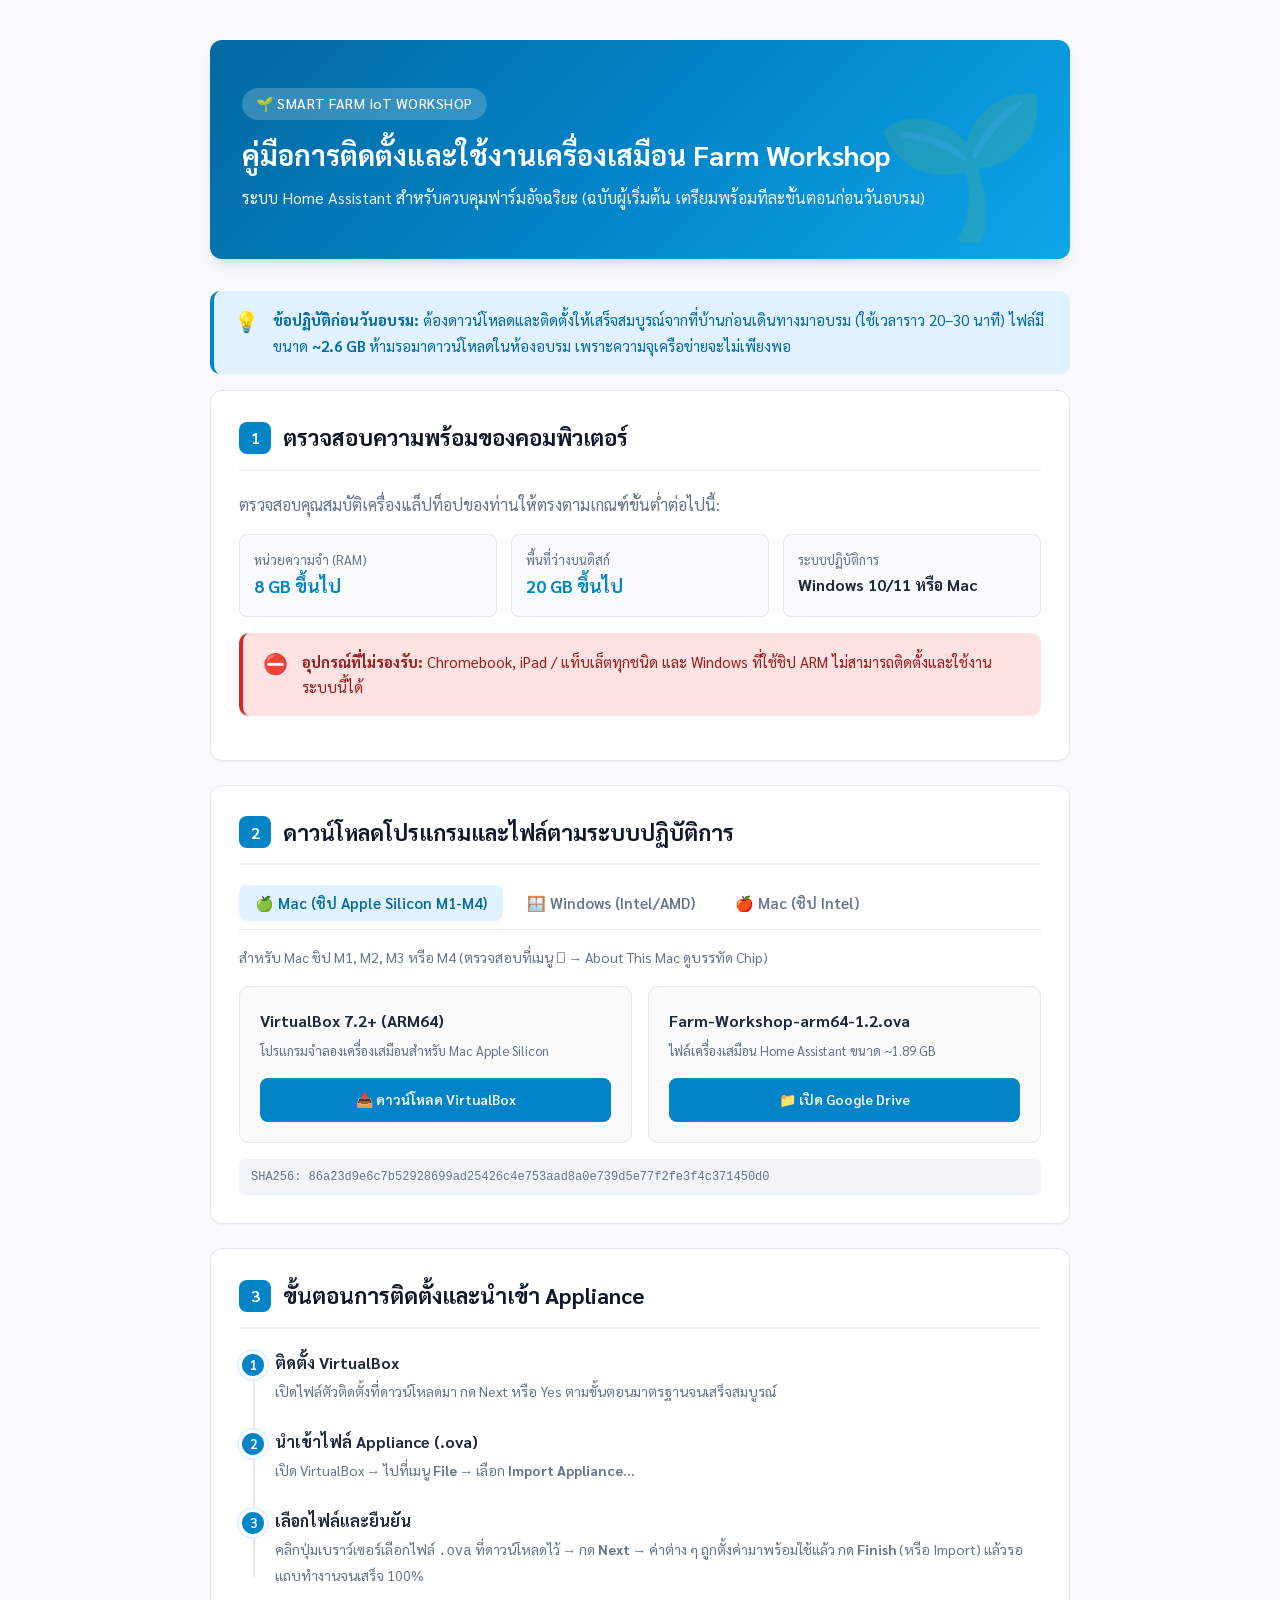
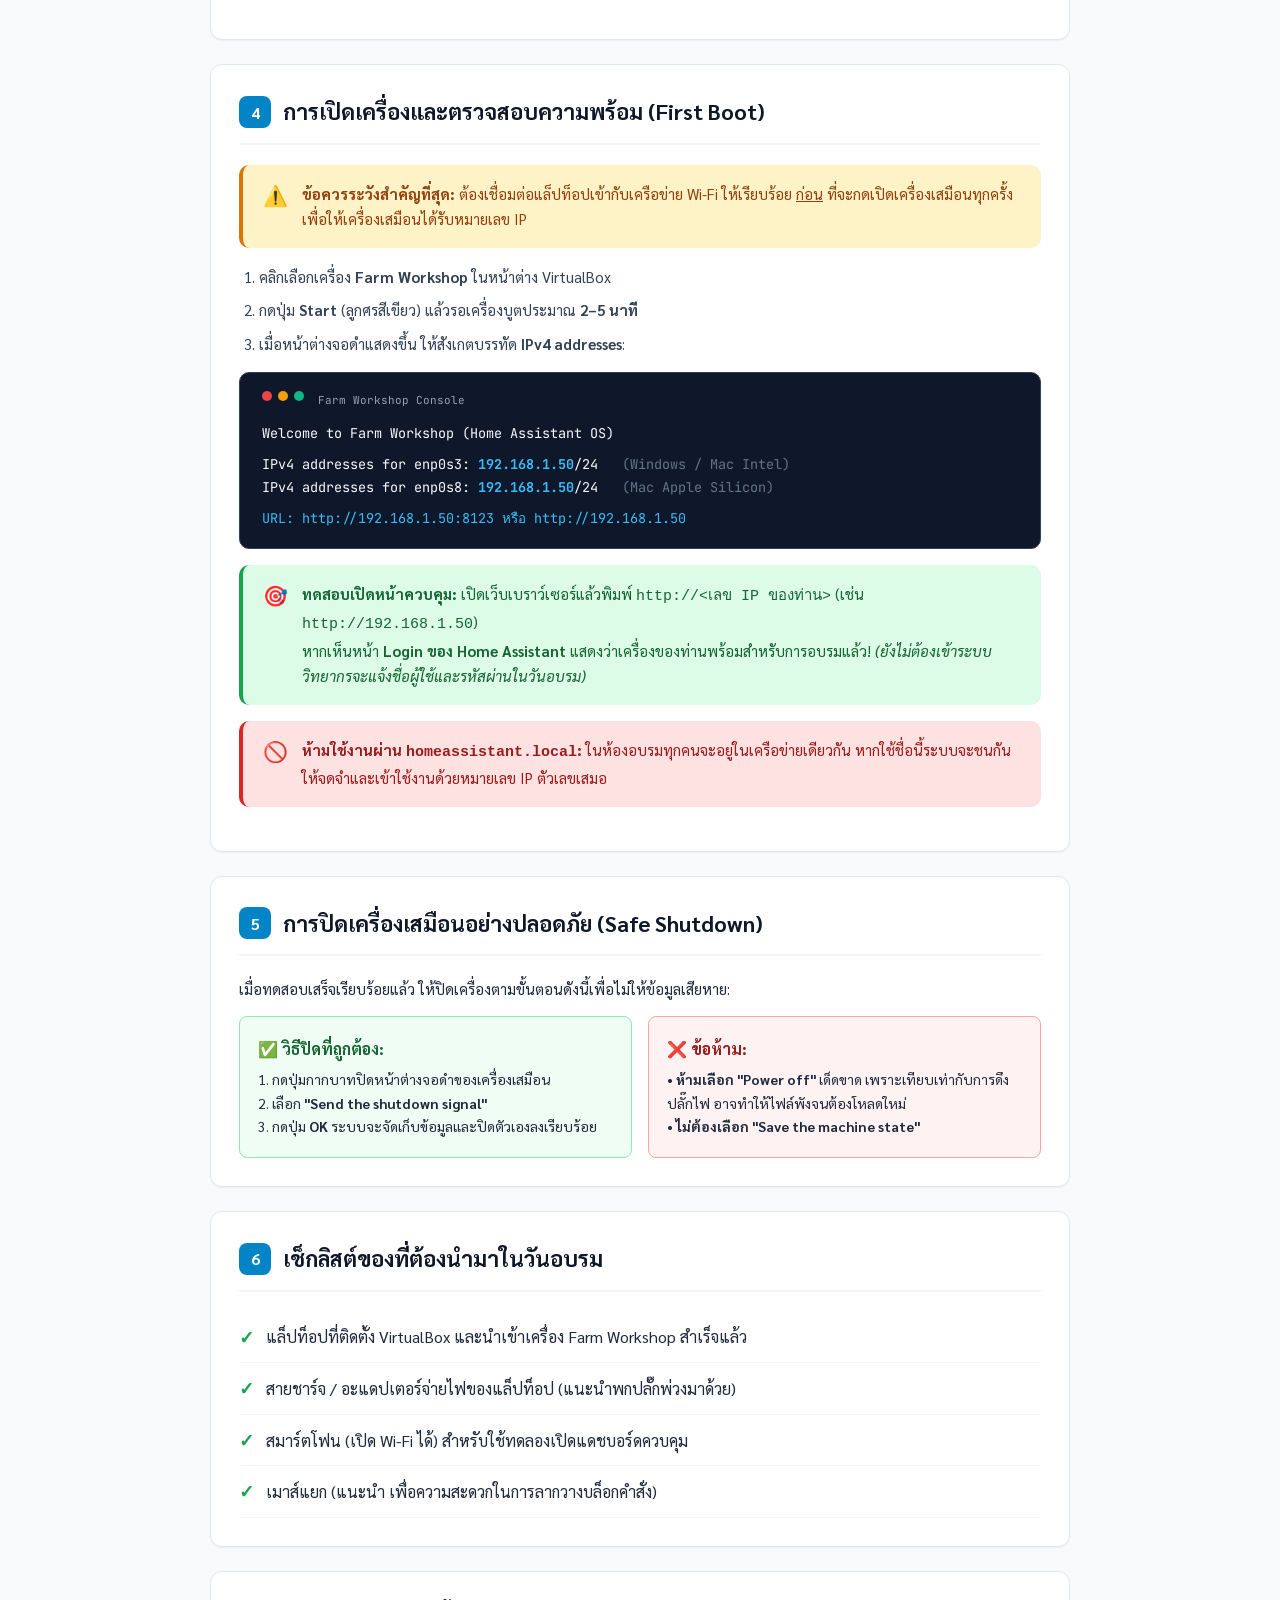
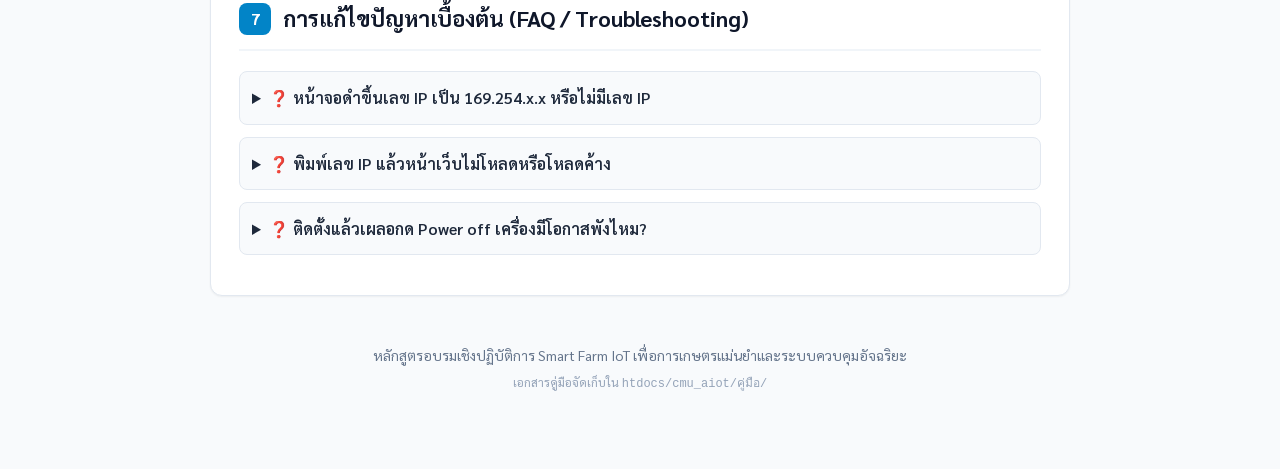
<file: คู่มือ/index.html>
<!DOCTYPE html>
<html lang="th">
<head>
  <meta charset="UTF-8">
  <meta name="viewport" content="width=device-width, initial-scale=1.0">
  <title>คู่มือการติดตั้งและใช้งานเครื่องเสมือน Farm Workshop (Home Assistant) | Smart Farm IoT</title>
  <link rel="preconnect" href="https://fonts.googleapis.com">
  <link rel="preconnect" href="https://fonts.gstatic.com" crossorigin>
  <link href="https://fonts.googleapis.com/css2?family=Sarabun:wght@300;400;500;600;700&family=JetBrains+Mono:wght@400;500;600&display=swap" rel="stylesheet">
  <style>
    :root {
      --primary: #0284c7;
      --primary-dark: #0369a1;
      --primary-light: #e0f2fe;
      --success: #16a34a;
      --success-light: #dcfce7;
      --warning: #d97706;
      --warning-light: #fef3c7;
      --danger: #dc2626;
      --danger-light: #fee2e2;
      --text-main: #1e293b;
      --text-muted: #64748b;
      --bg-page: #f8fafc;
      --bg-card: #ffffff;
      --border: #e2e8f0;
      --shadow-sm: 0 1px 2px 0 rgb(0 0 0 / 0.05);
      --shadow: 0 4px 6px -1px rgb(0 0 0 / 0.1), 0 2px 4px -2px rgb(0 0 0 / 0.1);
      --shadow-lg: 0 10px 15px -3px rgb(0 0 0 / 0.1), 0 4px 6px -4px rgb(0 0 0 / 0.1);
      --radius: 12px;
    }

    * {
      box-sizing: border-box;
      margin: 0;
      padding: 0;
    }

    body {
      font-family: 'Sarabun', -apple-system, BlinkMacSystemFont, sans-serif;
      background-color: var(--bg-page);
      color: var(--text-main);
      line-height: 1.7;
      font-size: 16px;
      -webkit-font-smoothing: antialiased;
    }

    .container {
      max-width: 900px;
      margin: 0 auto;
      padding: 40px 20px 80px 20px;
    }

    header {
      background: linear-gradient(135deg, #0369a1 0%, #0284c7 50%, #0ea5e9 100%);
      color: white;
      padding: 48px 32px;
      border-radius: var(--radius);
      box-shadow: var(--shadow-lg);
      margin-bottom: 32px;
      position: relative;
      overflow: hidden;
    }

    header::after {
      content: '🌱';
      position: absolute;
      right: 20px;
      bottom: -15px;
      font-size: 140px;
      opacity: 0.15;
      pointer-events: none;
    }

    .badge-header {
      display: inline-block;
      background: rgba(255, 255, 255, 0.2);
      backdrop-filter: blur(8px);
      padding: 4px 14px;
      border-radius: 9999px;
      font-size: 14px;
      font-weight: 500;
      margin-bottom: 16px;
      letter-spacing: 0.5px;
    }

    h1 {
      font-size: 28px;
      font-weight: 700;
      line-height: 1.3;
      margin-bottom: 12px;
    }

    .subtitle {
      font-size: 16px;
      opacity: 0.95;
      max-width: 700px;
    }

    .card {
      background: var(--bg-card);
      border-radius: var(--radius);
      border: 1px solid var(--border);
      padding: 28px;
      margin-bottom: 24px;
      box-shadow: var(--shadow-sm);
      transition: transform 0.2s ease, box-shadow 0.2s ease;
    }

    .card:hover {
      box-shadow: var(--shadow);
    }

    .section-title {
      font-size: 22px;
      font-weight: 700;
      color: #0f172a;
      display: flex;
      align-items: center;
      gap: 12px;
      margin-bottom: 20px;
      padding-bottom: 12px;
      border-bottom: 2px solid #f1f5f9;
    }

    .step-badge {
      display: inline-flex;
      align-items: center;
      justify-content: center;
      width: 32px;
      height: 32px;
      background: var(--primary);
      color: white;
      border-radius: 8px;
      font-size: 16px;
      font-weight: 700;
    }

    /* Callouts */
    .callout {
      padding: 16px 20px;
      border-radius: 10px;
      margin: 16px 0;
      font-size: 15px;
      display: flex;
      gap: 14px;
      align-items: flex-start;
    }

    .callout-icon {
      font-size: 20px;
      line-height: 1.4;
      flex-shrink: 0;
    }

    .callout.important {
      background-color: var(--primary-light);
      border-left: 4px solid var(--primary);
      color: #0369a1;
    }

    .callout.warning {
      background-color: var(--warning-light);
      border-left: 4px solid var(--warning);
      color: #92400e;
    }

    .callout.danger {
      background-color: var(--danger-light);
      border-left: 4px solid var(--danger);
      color: #991b1b;
    }

    .callout.success {
      background-color: var(--success-light);
      border-left: 4px solid var(--success);
      color: #166534;
    }

    /* Tabs */
    .tabs {
      display: flex;
      gap: 8px;
      margin-bottom: 16px;
      border-bottom: 1px solid var(--border);
      padding-bottom: 8px;
    }

    .tab-btn {
      background: transparent;
      border: none;
      padding: 8px 16px;
      font-family: inherit;
      font-size: 15px;
      font-weight: 600;
      color: var(--text-muted);
      cursor: pointer;
      border-radius: 8px;
      transition: all 0.2s;
    }

    .tab-btn.active {
      background: var(--primary-light);
      color: var(--primary-dark);
    }

    .tab-content {
      display: none;
    }

    .tab-content.active {
      display: block;
    }

    /* Download Box */
    .dl-grid {
      display: grid;
      grid-template-columns: repeat(auto-fit, minmax(260px, 1fr));
      gap: 16px;
      margin: 16px 0;
    }

    .dl-card {
      border: 1px solid var(--border);
      border-radius: 10px;
      padding: 20px;
      background: #fafafa;
      display: flex;
      flex-direction: column;
      justify-content: space-between;
    }

    .dl-title {
      font-weight: 700;
      font-size: 16px;
      margin-bottom: 6px;
      color: #1e293b;
    }

    .dl-desc {
      font-size: 13px;
      color: var(--text-muted);
      margin-bottom: 16px;
    }

    .btn {
      display: inline-flex;
      align-items: center;
      justify-content: center;
      gap: 8px;
      background: var(--primary);
      color: white;
      text-decoration: none;
      padding: 10px 18px;
      border-radius: 8px;
      font-weight: 600;
      font-size: 14px;
      transition: background 0.2s;
    }

    .btn:hover {
      background: var(--primary-dark);
    }

    .btn-secondary {
      background: #f1f5f9;
      color: #334155;
    }

    .btn-secondary:hover {
      background: #e2e8f0;
    }

    /* Code Terminal Display */
    .terminal-box {
      background: #0f172a;
      color: #f8fafc;
      font-family: 'JetBrains Mono', monospace;
      font-size: 13.5px;
      border-radius: 10px;
      padding: 18px 22px;
      margin: 16px 0;
      overflow-x: auto;
      position: relative;
      border: 1px solid #334155;
    }

    .terminal-header {
      display: flex;
      gap: 6px;
      margin-bottom: 12px;
    }

    .dot {
      width: 10px;
      height: 10px;
      border-radius: 50%;
    }
    .dot-red { background: #ef4444; }
    .dot-yellow { background: #f59e0b; }
    .dot-green { background: #10b981; }

    .highlight-ip {
      color: #38bdf8;
      font-weight: bold;
    }

    /* Checklist */
    .checklist {
      list-style: none;
    }

    .checklist-item {
      display: flex;
      align-items: center;
      gap: 12px;
      padding: 10px 0;
      border-bottom: 1px solid #f1f5f9;
    }

    .check-icon {
      color: var(--success);
      font-size: 18px;
      font-weight: bold;
    }

    /* Flow Steps */
    .timeline {
      position: relative;
      padding-left: 36px;
      margin: 20px 0;
    }

    .timeline::before {
      content: '';
      position: absolute;
      left: 14px;
      top: 10px;
      bottom: 10px;
      width: 2px;
      background: #e2e8f0;
    }

    .timeline-step {
      position: relative;
      margin-bottom: 24px;
    }

    .timeline-dot {
      position: absolute;
      left: -36px;
      top: 2px;
      width: 28px;
      height: 28px;
      border-radius: 50%;
      background: var(--primary);
      color: white;
      display: flex;
      align-items: center;
      justify-content: center;
      font-weight: 700;
      font-size: 13px;
      border: 3px solid #fff;
      box-shadow: 0 0 0 2px var(--primary-light);
    }

    .timeline-title {
      font-size: 16px;
      font-weight: 700;
      margin-bottom: 4px;
    }

    footer {
      text-align: center;
      margin-top: 48px;
      font-size: 14px;
      color: var(--text-muted);
    }

    @media print {
      body { background: white; }
      .container { max-width: 100%; padding: 0; }
      .card { box-shadow: none; border: 1px solid #ccc; page-break-inside: avoid; }
      header { background: #0284c7; color: white; -webkit-print-color-adjust: exact; }
    }
  </style>
</head>
<body>

  <div class="container">

    <!-- Header -->
    <header>
      <div class="badge-header">🌱 SMART FARM IoT WORKSHOP</div>
      <h1>คู่มือการติดตั้งและใช้งานเครื่องเสมือน Farm Workshop</h1>
      <p class="subtitle">ระบบ Home Assistant สำหรับควบคุมฟาร์มอัจฉริยะ (ฉบับผู้เริ่มต้น เตรียมพร้อมทีละขั้นตอนก่อนวันอบรม)</p>
    </header>

    <!-- Important Notice -->
    <div class="callout important">
      <div class="callout-icon">💡</div>
      <div>
        <strong>ข้อปฏิบัติก่อนวันอบรม:</strong> ต้องดาวน์โหลดและติดตั้งให้เสร็จสมบูรณ์จากที่บ้านก่อนเดินทางมาอบรม (ใช้เวลาราว 20–30 นาที) ไฟล์มีขนาด <strong>~2.6 GB</strong> ห้ามรอมาดาวน์โหลดในห้องอบรม เพราะความจุเครือข่ายจะไม่เพียงพอ
      </div>
    </div>

    <!-- Requirements Card -->
    <div class="card">
      <div class="section-title">
        <span class="step-badge">1</span>
        ตรวจสอบความพร้อมของคอมพิวเตอร์
      </div>
      <p style="margin-bottom: 16px; color: var(--text-muted);">ตรวจสอบคุณสมบัติเครื่องแล็ปท็อปของท่านให้ตรงตามเกณฑ์ขั้นต่ำต่อไปนี้:</p>
      
      <div style="display: grid; grid-template-columns: repeat(auto-fit, minmax(200px, 1fr)); gap: 14px;">
        <div style="padding: 14px; background: #f8fafc; border-radius: 8px; border: 1px solid var(--border);">
          <div style="font-size: 13px; color: var(--text-muted);">หน่วยความจำ (RAM)</div>
          <div style="font-size: 18px; font-weight: 700; color: #0284c7;">8 GB ขึ้นไป</div>
        </div>
        <div style="padding: 14px; background: #f8fafc; border-radius: 8px; border: 1px solid var(--border);">
          <div style="font-size: 13px; color: var(--text-muted);">พื้นที่ว่างบนดิสก์</div>
          <div style="font-size: 18px; font-weight: 700; color: #0284c7;">20 GB ขึ้นไป</div>
        </div>
        <div style="padding: 14px; background: #f8fafc; border-radius: 8px; border: 1px solid var(--border);">
          <div style="font-size: 13px; color: var(--text-muted);">ระบบปฏิบัติการ</div>
          <div style="font-size: 16px; font-weight: 700; color: #1e293b;">Windows 10/11 หรือ Mac</div>
        </div>
      </div>

      <div class="callout danger" style="margin-top: 16px;">
        <div class="callout-icon">⛔</div>
        <div><strong>อุปกรณ์ที่ไม่รองรับ:</strong> Chromebook, iPad / แท็บเล็ตทุกชนิด และ Windows ที่ใช้ชิป ARM ไม่สามารถติดตั้งและใช้งานระบบนี้ได้</div>
      </div>
    </div>

    <!-- Download Section with Tabs -->
    <div class="card">
      <div class="section-title">
        <span class="step-badge">2</span>
        ดาวน์โหลดโปรแกรมและไฟล์ตามระบบปฏิบัติการ
      </div>

      <div class="tabs">
        <button class="tab-btn active" onclick="switchTab(event, 'tab-apple')">🍏 Mac (ชิป Apple Silicon M1-M4)</button>
        <button class="tab-btn" onclick="switchTab(event, 'tab-win')">🪟 Windows (Intel/AMD)</button>
        <button class="tab-btn" onclick="switchTab(event, 'tab-intel-mac')">🍎 Mac (ชิป Intel)</button>
      </div>

      <!-- Tab: Mac Apple Silicon -->
      <div id="tab-apple" class="tab-content active">
        <p style="font-size: 14px; color: var(--text-muted); margin-bottom: 12px;">
          สำหรับ Mac ชิป M1, M2, M3 หรือ M4 (ตรวจสอบที่เมนู  → About This Mac ดูบรรทัด Chip)
        </p>
        <div class="dl-grid">
          <div class="dl-card">
            <div>
              <div class="dl-title">VirtualBox 7.2+ (ARM64)</div>
              <div class="dl-desc">โปรแกรมจำลองเครื่องเสมือนสำหรับ Mac Apple Silicon</div>
            </div>
            <a class="btn" href="https://www.virtualbox.org/wiki/Downloads" target="_blank">📥 ดาวน์โหลด VirtualBox</a>
          </div>
          <div class="dl-card">
            <div>
              <div class="dl-title">Farm-Workshop-arm64-1.2.ova</div>
              <div class="dl-desc">ไฟล์เครื่องเสมือน Home Assistant ขนาด ~1.89 GB</div>
            </div>
            <a class="btn" href="https://drive.google.com/drive/folders/1XiTigV52XVenZ8DhMZ6351dHOZvRHgMD" target="_blank">📁 เปิด Google Drive</a>
          </div>
        </div>
        <div style="font-size: 12px; color: var(--text-muted); background: #f1f5f9; padding: 8px 12px; border-radius: 6px; font-family: monospace;">
          SHA256: 86a23d9e6c7b52928699ad25426c4e753aad8a0e739d5e77f2fe3f4c371450d0
        </div>
      </div>

      <!-- Tab: Windows -->
      <div id="tab-win" class="tab-content">
        <p style="font-size: 14px; color: var(--text-muted); margin-bottom: 12px;">
          สำหรับคอมพิวเตอร์ Windows 10/11 สถาปัตยกรรม 64-bit (Intel หรือ AMD)
        </p>
        <div class="dl-grid">
          <div class="dl-card">
            <div>
              <div class="dl-title">VirtualBox for Windows</div>
              <div class="dl-desc">โปรแกรมจำลองเครื่องเสมือนสำหรับ Windows Hosts</div>
            </div>
            <a class="btn" href="https://www.virtualbox.org/wiki/Downloads" target="_blank">📥 ดาวน์โหลด VirtualBox</a>
          </div>
          <div class="dl-card">
            <div>
              <div class="dl-title">Farm-Workshop-win-1.2.ova</div>
              <div class="dl-desc">ไฟล์เครื่องเสมือน Home Assistant ขนาด ~2.6 GB</div>
            </div>
            <a class="btn" href="https://drive.google.com/file/d/1DrX4O-jywvnCA0b4aqdQ3z9r7F2EkEf8/view?usp=sharing" target="_blank">📁 ดาวน์โหลดไฟล์ OVA</a>
          </div>
        </div>
        <div class="callout warning" style="margin-top: 10px;">
          <div class="callout-icon">ℹ️</div>
          <div>หากติดตั้งเสร็จแล้วเปิด VirtualBox ไม่ขึ้น ให้ติดตั้ง <a href="https://aka.ms/vs/17/release/vc_redist.x64.exe" target="_blank" style="color: #92400e; font-weight: bold;">Microsoft Visual C++ Redistributable (x64)</a> เพิ่มเติม</div>
        </div>
      </div>

      <!-- Tab: Mac Intel -->
      <div id="tab-intel-mac" class="tab-content">
        <p style="font-size: 14px; color: var(--text-muted); margin-bottom: 12px;">
          สำหรับ Mac รุ่นเดิมที่ใช้ชิปประมวลผล Intel Core i5 / i7 / i9
        </p>
        <div class="dl-grid">
          <div class="dl-card">
            <div>
              <div class="dl-title">VirtualBox for macOS / Intel</div>
              <div class="dl-desc">โปรแกรม VirtualBox สำหรับชิป Intel x86_64</div>
            </div>
            <a class="btn" href="https://www.virtualbox.org/wiki/Downloads" target="_blank">📥 ดาวน์โหลด VirtualBox</a>
          </div>
          <div class="dl-card">
            <div>
              <div class="dl-title">Farm-Workshop-win-1.2.ova</div>
              <div class="dl-desc">ไฟล์เครื่องเสมือนรุ่นมาตรฐาน (ใช้ไฟล์เดียวกับ Windows)</div>
            </div>
            <a class="btn" href="https://drive.google.com/file/d/1DrX4O-jywvnCA0b4aqdQ3z9r7F2EkEf8/view?usp=sharing" target="_blank">📁 ดาวน์โหลดไฟล์ OVA</a>
          </div>
        </div>
      </div>

    </div>

    <!-- Step by Step Setup -->
    <div class="card">
      <div class="section-title">
        <span class="step-badge">3</span>
        ขั้นตอนการติดตั้งและนำเข้า Appliance
      </div>

      <div class="timeline">
        <div class="timeline-step">
          <div class="timeline-dot">1</div>
          <div class="timeline-title">ติดตั้ง VirtualBox</div>
          <p style="font-size: 14px; color: var(--text-muted);">
            เปิดไฟล์ตัวติดตั้งที่ดาวน์โหลดมา กด Next หรือ Yes ตามขั้นตอนมาตรฐานจนเสร็จสมบูรณ์
          </p>
        </div>

        <div class="timeline-step">
          <div class="timeline-dot">2</div>
          <div class="timeline-title">นำเข้าไฟล์ Appliance (.ova)</div>
          <p style="font-size: 14px; color: var(--text-muted);">
            เปิด VirtualBox → ไปที่เมนู <strong>File</strong> → เลือก <strong>Import Appliance...</strong>
          </p>
        </div>

        <div class="timeline-step">
          <div class="timeline-dot">3</div>
          <div class="timeline-title">เลือกไฟล์และยืนยัน</div>
          <p style="font-size: 14px; color: var(--text-muted);">
            คลิกปุ่มเบราว์เซอร์เลือกไฟล์ <code>.ova</code> ที่ดาวน์โหลดไว้ → กด <strong>Next</strong> → ค่าต่าง ๆ ถูกตั้งค่ามาพร้อมใช้แล้ว กด <strong>Finish</strong> (หรือ Import) แล้วรอแถบทำงานจนเสร็จ 100%
          </p>
        </div>
      </div>
    </div>

    <!-- Start & Verify -->
    <div class="card">
      <div class="section-title">
        <span class="step-badge">4</span>
        การเปิดเครื่องและตรวจสอบความพร้อม (First Boot)
      </div>

      <div class="callout warning">
        <div class="callout-icon">⚠️</div>
        <div>
          <strong>ข้อควรระวังสำคัญที่สุด:</strong> ต้องเชื่อมต่อแล็ปท็อปเข้ากับเครือข่าย Wi-Fi ให้เรียบร้อย <u>ก่อน</u> ที่จะกดเปิดเครื่องเสมือนทุกครั้ง เพื่อให้เครื่องเสมือนได้รับหมายเลข IP
        </div>
      </div>

      <ol style="margin-left: 20px; margin-bottom: 16px; font-size: 15px; color: #334155;">
        <li style="margin-bottom: 8px;">คลิกเลือกเครื่อง <strong>Farm Workshop</strong> ในหน้าต่าง VirtualBox</li>
        <li style="margin-bottom: 8px;">กดปุ่ม <strong>Start</strong> (ลูกศรสีเขียว) แล้วรอเครื่องบูตประมาณ <strong>2–5 นาที</strong></li>
        <li style="margin-bottom: 8px;">เมื่อหน้าต่างจอดำแสดงขึ้น ให้สังเกตบรรทัด <strong>IPv4 addresses</strong>:</li>
      </ol>

      <div class="terminal-box">
        <div class="terminal-header">
          <span class="dot dot-red"></span>
          <span class="dot dot-yellow"></span>
          <span class="dot dot-green"></span>
          <span style="font-size: 11px; color: #94a3b8; margin-left: 8px;">Farm Workshop Console</span>
        </div>
        <div>Welcome to Farm Workshop (Home Assistant OS)</div>
        <div style="margin-top: 8px;">IPv4 addresses for enp0s3: <span class="highlight-ip">192.168.1.50</span>/24 &nbsp;&nbsp;<span style="color: #64748b;">(Windows / Mac Intel)</span></div>
        <div>IPv4 addresses for enp0s8: <span class="highlight-ip">192.168.1.50</span>/24 &nbsp;&nbsp;<span style="color: #64748b;">(Mac Apple Silicon)</span></div>
        <div style="margin-top: 8px; color: #38bdf8;">URL: http://192.168.1.50:8123  หรือ  http://192.168.1.50</div>
      </div>

      <div class="callout success">
        <div class="callout-icon">🎯</div>
        <div>
          <strong>ทดสอบเปิดหน้าควบคุม:</strong> เปิดเว็บเบราว์เซอร์แล้วพิมพ์ <code>http://&lt;เลข IP ของท่าน&gt;</code> (เช่น <code>http://192.168.1.50</code>)<br>
          หากเห็นหน้า <strong>Login ของ Home Assistant</strong> แสดงว่าเครื่องของท่านพร้อมสำหรับการอบรมแล้ว! <em>(ยังไม่ต้องเข้าระบบ วิทยากรจะแจ้งชื่อผู้ใช้และรหัสผ่านในวันอบรม)</em>
        </div>
      </div>

      <div class="callout danger">
        <div class="callout-icon">🚫</div>
        <div>
          <strong>ห้ามใช้งานผ่าน <code>homeassistant.local</code>:</strong> ในห้องอบรมทุกคนจะอยู่ในเครือข่ายเดียวกัน หากใช้ชื่อนี้ระบบจะชนกัน ให้จดจำและเข้าใช้งานด้วยหมายเลข IP ตัวเลขเสมอ
        </div>
      </div>
    </div>

    <!-- Safe Shutdown -->
    <div class="card">
      <div class="section-title">
        <span class="step-badge">5</span>
        การปิดเครื่องเสมือนอย่างปลอดภัย (Safe Shutdown)
      </div>

      <p style="margin-bottom: 14px; font-size: 15px;">เมื่อทดสอบเสร็จเรียบร้อยแล้ว ให้ปิดเครื่องตามขั้นตอนดังนี้เพื่อไม่ให้ข้อมูลเสียหาย:</p>

      <div style="display: flex; gap: 16px; flex-wrap: wrap;">
        <div style="flex: 1; min-width: 250px; padding: 18px; background: #f0fdf4; border: 1px solid #86efac; border-radius: 8px;">
          <div style="font-weight: 700; color: #166534; margin-bottom: 6px;">✅ วิธีปิดที่ถูกต้อง:</div>
          <div style="font-size: 14px; color: #1e293b;">
            1. กดปุ่มกากบาทปิดหน้าต่างจอดำของเครื่องเสมือน<br>
            2. เลือก <strong>"Send the shutdown signal"</strong><br>
            3. กดปุ่ม <strong>OK</strong> ระบบจะจัดเก็บข้อมูลและปิดตัวเองลงเรียบร้อย
          </div>
        </div>

        <div style="flex: 1; min-width: 250px; padding: 18px; background: #fef2f2; border: 1px solid #fca5a5; border-radius: 8px;">
          <div style="font-weight: 700; color: #991b1b; margin-bottom: 6px;">❌ ข้อห้าม:</div>
          <div style="font-size: 14px; color: #1e293b;">
            • <strong>ห้ามเลือก "Power off"</strong> เด็ดขาด เพราะเทียบเท่ากับการดึงปลั๊กไฟ อาจทำให้ไฟล์พังจนต้องโหลดใหม่<br>
            • <strong>ไม่ต้องเลือก "Save the machine state"</strong>
          </div>
        </div>
      </div>
    </div>

    <!-- Checklist -->
    <div class="card">
      <div class="section-title">
        <span class="step-badge">6</span>
        เช็กลิสต์ของที่ต้องนำมาในวันอบรม
      </div>

      <ul class="checklist">
        <li class="checklist-item">
          <span class="check-icon">✓</span>
          <span>แล็ปท็อปที่ติดตั้ง VirtualBox และนำเข้าเครื่อง Farm Workshop สำเร็จแล้ว</span>
        </li>
        <li class="checklist-item">
          <span class="check-icon">✓</span>
          <span>สายชาร์จ / อะแดปเตอร์จ่ายไฟของแล็ปท็อป (แนะนำพกปลั๊กพ่วงมาด้วย)</span>
        </li>
        <li class="checklist-item">
          <span class="check-icon">✓</span>
          <span>สมาร์ตโฟน (เปิด Wi-Fi ได้) สำหรับใช้ทดลองเปิดแดชบอร์ดควบคุม</span>
        </li>
        <li class="checklist-item">
          <span class="check-icon">✓</span>
          <span>เมาส์แยก (แนะนำ เพื่อความสะดวกในการลากวางบล็อกคำสั่ง)</span>
        </li>
      </ul>
    </div>

    <!-- Troubleshooting -->
    <div class="card">
      <div class="section-title">
        <span class="step-badge">7</span>
        การแก้ไขปัญหาเบื้องต้น (FAQ / Troubleshooting)
      </div>

      <details style="margin-bottom: 12px; padding: 12px; background: #f8fafc; border-radius: 8px; border: 1px solid var(--border);">
        <summary style="font-weight: 600; cursor: pointer; color: #1e293b;">❓ หน้าจอดำขึ้นเลข IP เป็น 169.254.x.x หรือไม่มีเลข IP</summary>
        <div style="font-size: 14px; color: #475569; margin-top: 10px; line-height: 1.6;">
          เกิดจากแล็ปท็อปไม่ได้ต่อ Wi-Fi ก่อนเปิดเครื่องเสมือน หรือการ์ดเน็ตเวิร์กตั้งค่าผิด<br>
          <strong>วิธีแก้:</strong> ปิดเครื่องด้วย Shutdown signal → ต่อ Wi-Fi ของเครื่องหลักให้เรียบร้อย → ไปที่ VirtualBox Settings → Network → ตรวจสอบว่าเลือก Bridged Adapter และเลือกการ์ด Wi-Fi (เช่น <code>en0: Wi-Fi</code> บน Mac) → กด Start ใหม่อีกครั้ง
        </div>
      </details>

      <details style="margin-bottom: 12px; padding: 12px; background: #f8fafc; border-radius: 8px; border: 1px solid var(--border);">
        <summary style="font-weight: 600; cursor: pointer; color: #1e293b;">❓ พิมพ์เลข IP แล้วหน้าเว็บไม่โหลดหรือโหลดค้าง</summary>
        <div style="font-size: 14px; color: #475569; margin-top: 10px; line-height: 1.6;">
          <strong>วิธีแก้:</strong><br>
          1. ตรวจสอบว่าพิมพ์ขึ้นต้นด้วย <code>http://</code> ไม่ใช่ <code>https://</code><br>
          2. ให้ลองเติมพอร์ต <code>:8123</code> ต่อท้าย เช่น <code>http://192.168.1.50:8123</code><br>
          3. หากแล็ปท็อปเปิด VPN ให้กดปิด (Disconnect) VPN ก่อนใช้งาน
        </div>
      </details>

      <details style="margin-bottom: 12px; padding: 12px; background: #f8fafc; border-radius: 8px; border: 1px solid var(--border);">
        <summary style="font-weight: 600; cursor: pointer; color: #1e293b;">❓ ติดตั้งแล้วเผลอกด Power off เครื่องมีโอกาสพังไหม?</summary>
        <div style="font-size: 14px; color: #475569; margin-top: 10px; line-height: 1.6;">
          หากกดไปเพียงครั้งเดียวและระบบยังไม่เริ่มเขียนฐานข้อมูล ระบบอาจยังบูตขึ้นได้ แต่หากเปิดแล้วขึ้น Error จอดำค้าง วิธีแก้ที่ดีที่สุดคือ ลบเครื่องเสมือนตัวเดิมออก (Remove only) แล้วทำขั้นตอน <strong>Import Appliance...</strong> ไฟล์ <code>.ova</code> ใหม่อีกครั้ง
        </div>
      </details>
    </div>

    <!-- Footer -->
    <footer>
      <p>หลักสูตรอบรมเชิงปฏิบัติการ Smart Farm IoT เพื่อการเกษตรแม่นยำและระบบควบคุมอัจฉริยะ</p>
      <p style="margin-top: 4px; font-size: 12px; color: #94a3b8;">เอกสารคู่มือจัดเก็บใน <code>htdocs/cmu_aiot/คู่มือ/</code></p>
    </footer>

  </div>

  <script>
    function switchTab(evt, tabName) {
      const tabContents = document.querySelectorAll('.tab-content');
      tabContents.forEach(content => content.classList.remove('active'));

      const tabBtns = document.querySelectorAll('.tab-btn');
      tabBtns.forEach(btn => btn.classList.remove('active'));

      document.getElementById(tabName).classList.add('active');
      evt.currentTarget.classList.add('active');
    }
  </script>
</body>
</html>
</file>
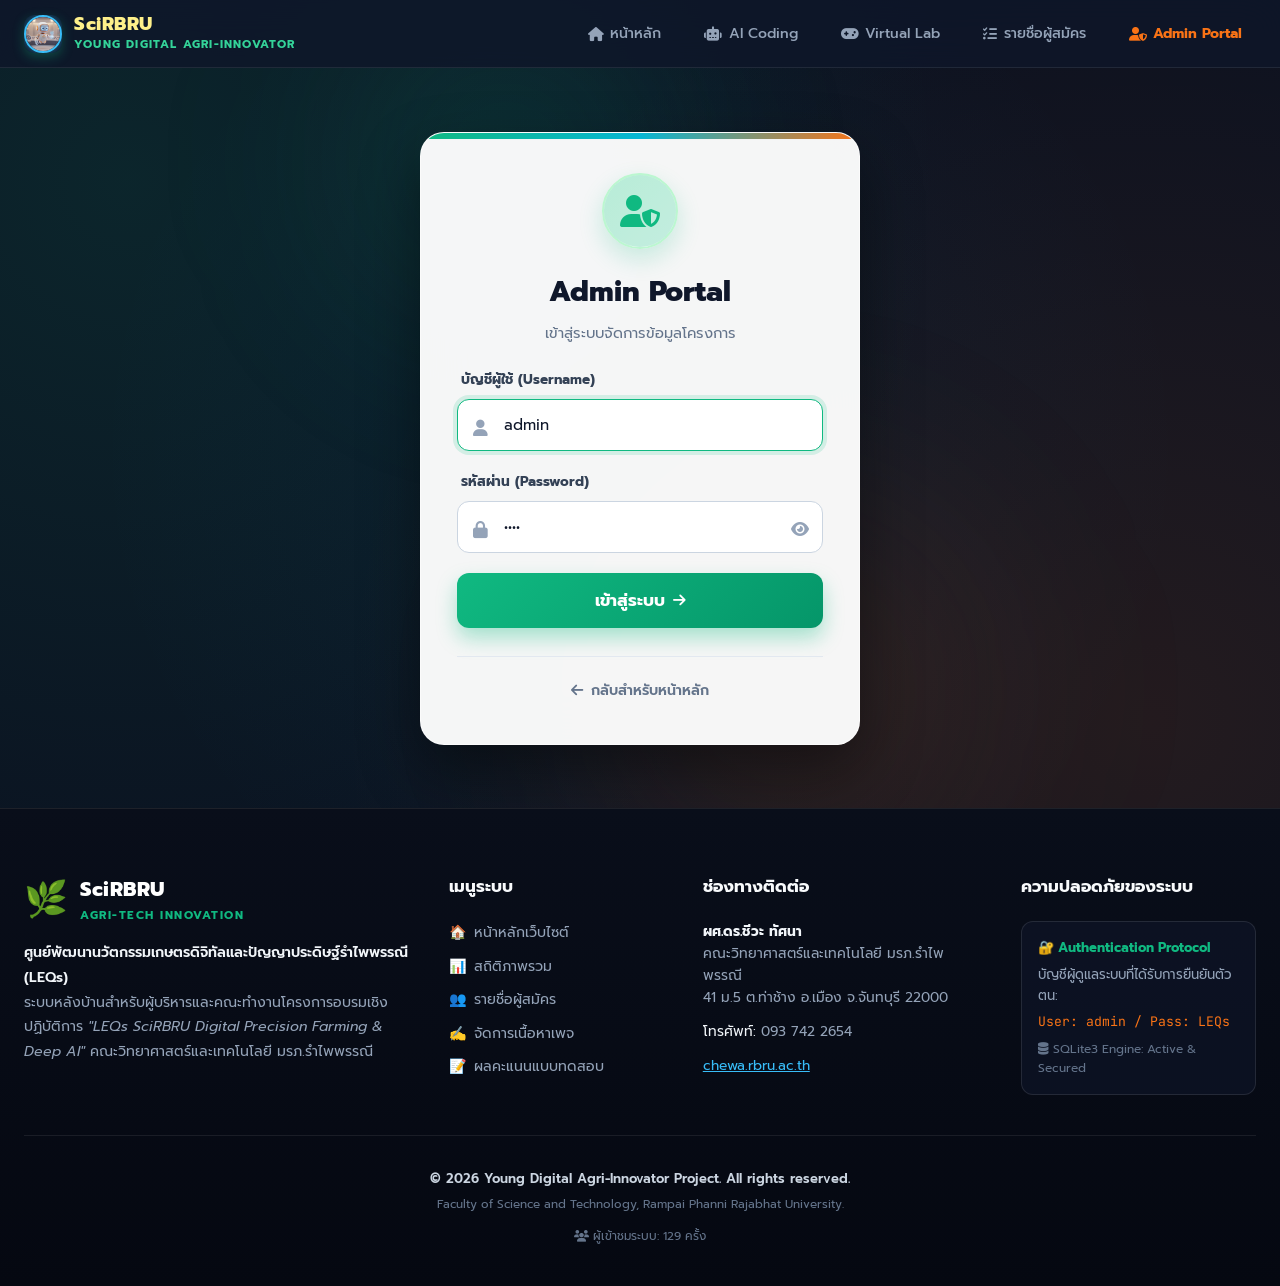
<file: scirbru_ydai2026/admin.html>
<!DOCTYPE html>
<html lang="th" data-theme="dark">
<head>
  <meta charset="UTF-8">
  <meta name="viewport" content="width=device-width, initial-scale=1.0">
  <title>Admin Portal — LEQs SciRBRU Workshop CMS</title>
  <link rel="preconnect" href="https://fonts.googleapis.com">
  <link rel="preconnect" href="https://fonts.gstatic.com" crossorigin>
  <link href="https://fonts.googleapis.com/css2?family=Prompt:wght@300;400;500;600;700;800&family=Sarabun:wght@300;400;500;600;700&family=JetBrains+Mono:wght@400;600&display=swap" rel="stylesheet">
  <link rel="stylesheet" href="https://cdnjs.cloudflare.com/ajax/libs/font-awesome/6.4.0/css/all.min.css">
  <link rel="stylesheet" href="style.css">
  <style>
    /* Modeled after https://scicenter.rbru.ac.th/globe2026/pages/admin_login.php */
    body {
      font-family: 'Prompt', var(--font-main), sans-serif;
      background-color: #0b1120;
      color: #f1f5f9;
      min-height: 100vh;
      margin: 0;
      display: flex;
      flex-direction: column;
    }

    /* Ambient animated backdrop */
    .portal-bg-layer {
      position: fixed;
      inset: 0;
      z-index: -1;
      overflow: hidden;
      pointer-events: none;
    }
    .portal-bg-glow1 {
      position: absolute;
      top: -10%;
      left: 20%;
      width: 500px;
      height: 500px;
      background: radial-gradient(circle, rgba(16, 185, 129, 0.15) 0%, transparent 70%);
      filter: blur(80px);
    }
    .portal-bg-glow2 {
      position: absolute;
      bottom: -10%;
      right: 15%;
      width: 600px;
      height: 600px;
      background: radial-gradient(circle, rgba(249, 115, 22, 0.12) 0%, transparent 70%);
      filter: blur(90px);
    }

    /* Portal Top Navbar */
    .portal-header {
      background: rgba(15, 23, 42, 0.85);
      backdrop-filter: blur(20px);
      -webkit-backdrop-filter: blur(20px);
      border-bottom: 1px solid rgba(255, 255, 255, 0.08);
      position: sticky;
      top: 0;
      z-index: 100;
      padding: 0.85rem 1.5rem;
    }
    .portal-header-inner {
      max-width: 1400px;
      margin: 0 auto;
      display: flex;
      justify-content: space-between;
      align-items: center;
    }
    .portal-logo-link {
      display: flex;
      align-items: center;
      gap: 0.75rem;
      text-decoration: none;
    }
    .portal-logo-icon {
      width: 38px;
      height: 38px;
      background: linear-gradient(135deg, #10b981 0%, #059669 100%);
      border-radius: 10px;
      display: flex;
      align-items: center;
      justify-content: center;
      font-size: 1.2rem;
      color: #ffffff;
      box-shadow: 0 4px 12px rgba(16, 185, 129, 0.3);
    }
    .portal-logo-text {
      display: flex;
      flex-direction: column;
    }
    .portal-logo-main {
      font-size: 1.15rem;
      font-weight: 800;
      letter-spacing: 0.5px;
      color: #fef08a;
      line-height: 1.15;
    }
    .portal-logo-sub {
      font-size: 0.72rem;
      font-weight: 700;
      color: #34d399;
      letter-spacing: 1.2px;
      text-transform: uppercase;
    }

    .portal-nav-links {
      display: flex;
      align-items: center;
      gap: 1rem;
    }
    .portal-nav-item {
      color: #94a3b8;
      text-decoration: none;
      font-size: 0.88rem;
      font-weight: 500;
      display: inline-flex;
      align-items: center;
      gap: 0.4rem;
      padding: 0.45rem 0.85rem;
      border-radius: 8px;
      transition: all 0.2s;
    }
    .portal-nav-item:hover {
      color: #ffffff;
      background: rgba(255, 255, 255, 0.05);
    }
    .portal-nav-item.active {
      color: #f97316;
      font-weight: 700;
    }

    /* Glass Card (From GLOBE admin_login.php) */
    .login-section {
      min-height: calc(100vh - 160px);
      display: flex;
      align-items: center;
      justify-content: center;
      padding: 2.5rem 1.25rem;
      position: relative;
    }
    .glass-card {
      background: rgba(255, 255, 255, 0.96);
      backdrop-filter: blur(25px);
      -webkit-backdrop-filter: blur(25px);
      border: 1px solid rgba(255, 255, 255, 0.6);
      box-shadow: 0 25px 60px rgba(0, 0, 0, 0.45);
      border-radius: 24px;
      width: 100%;
      max-width: 440px;
      padding: 2.5rem 2.25rem;
      position: relative;
      overflow: hidden;
      color: #1e293b;
    }
    .glass-top-accent {
      position: absolute;
      top: 0;
      left: 0;
      right: 0;
      height: 6px;
      background: linear-gradient(90deg, #10b981 0%, #06b6d4 50%, #f97316 100%);
    }
    .shield-avatar {
      width: 76px;
      height: 76px;
      background: linear-gradient(135deg, #f0fdf4 0%, #ffffff 100%);
      border-radius: 50%;
      display: flex;
      align-items: center;
      justify-content: center;
      margin: 0 auto 1.25rem auto;
      box-shadow: 0 10px 25px rgba(16, 185, 129, 0.2);
      border: 2px solid #bbf7d0;
      position: relative;
    }
    .shield-ping {
      position: absolute;
      inset: 0;
      border-radius: 50%;
      background: #10b981;
      opacity: 0.25;
      animation: subtle-ping 2.5s cubic-bezier(0, 0, 0.2, 1) infinite;
    }
    @keyframes subtle-ping {
      75%, 100% {
        transform: scale(1.6);
        opacity: 0;
      }
    }

    .form-input-box {
      position: relative;
      margin-bottom: 1.25rem;
    }
    .form-input-box label {
      display: block;
      font-size: 0.85rem;
      font-weight: 700;
      color: #334155;
      margin-bottom: 0.45rem;
      margin-left: 0.25rem;
    }
    .form-input-field {
      width: 100%;
      background: #ffffff;
      border: 1.5px solid #cbd5e1;
      border-radius: 12px;
      padding: 0.85rem 1rem 0.85rem 2.85rem;
      font-family: 'Prompt', sans-serif;
      font-size: 0.95rem;
      color: #0f172a;
      transition: all 0.25s ease;
      box-sizing: border-box;
    }
    .form-input-field:focus {
      border-color: #10b981;
      box-shadow: 0 0 0 4px rgba(16, 185, 129, 0.15);
      outline: none;
    }
    .form-input-icon {
      position: absolute;
      left: 1rem;
      bottom: 0.9rem;
      color: #94a3b8;
      font-size: 1.05rem;
      pointer-events: none;
    }
    .btn-gradient-submit {
      width: 100%;
      background: linear-gradient(135deg, #10b981 0%, #059669 100%);
      color: #ffffff;
      border: none;
      border-radius: 12px;
      padding: 0.95rem;
      font-family: 'Prompt', sans-serif;
      font-size: 1.05rem;
      font-weight: 700;
      cursor: pointer;
      display: flex;
      align-items: center;
      justify-content: center;
      gap: 0.5rem;
      box-shadow: 0 10px 20px rgba(16, 185, 129, 0.35);
      transition: all 0.25s ease;
      margin-top: 0.5rem;
    }
    .btn-gradient-submit:hover {
      transform: translateY(-2px);
      box-shadow: 0 14px 28px rgba(16, 185, 129, 0.45);
    }
    .btn-gradient-submit:active {
      transform: translateY(0);
    }

    /* Admin Console View */
    .admin-container {
      max-width: 1440px;
      margin: 0 auto;
      padding: 1.5rem;
      flex: 1;
      width: 100%;
      box-sizing: border-box;
    }
    .admin-top-bar {
      display: flex;
      justify-content: space-between;
      align-items: center;
      background: var(--bg-surface);
      border: 1px solid var(--border-color);
      border-radius: var(--radius-lg);
      padding: 1rem 1.75rem;
      margin-bottom: 2rem;
      backdrop-filter: blur(16px);
      flex-wrap: wrap;
      gap: 1rem;
    }
    .admin-nav-tabs {
      display: flex;
      gap: 0.5rem;
      list-style: none;
      padding: 0;
      margin: 0;
      flex-wrap: wrap;
    }
    .admin-tab-btn {
      background: transparent;
      border: none;
      color: var(--text-muted);
      font-family: var(--font-main);
      font-size: 0.92rem;
      font-weight: 600;
      padding: 0.6rem 1.1rem;
      border-radius: var(--radius-sm);
      cursor: pointer;
      transition: all 0.2s;
      display: flex;
      align-items: center;
      gap: 0.5rem;
    }
    .admin-tab-btn:hover {
      color: var(--text-main);
      background: rgba(255, 255, 255, 0.05);
    }
    .admin-tab-btn.active {
      color: #10b981;
      background: rgba(16, 185, 129, 0.12);
      border: 1px solid rgba(16, 185, 129, 0.3);
    }

    /* Table styles */
    .data-table-card {
      background: var(--bg-card);
      border: 1px solid var(--border-color);
      border-radius: var(--radius-lg);
      padding: 1.75rem;
      overflow-x: auto;
    }
    .table-toolbar {
      display: flex;
      justify-content: space-between;
      align-items: center;
      flex-wrap: wrap;
      gap: 1rem;
      margin-bottom: 1.5rem;
    }
    .search-input {
      background: rgba(15, 23, 42, 0.6);
      border: 1px solid var(--border-color);
      border-radius: var(--radius-full);
      padding: 0.6rem 1.25rem;
      color: var(--text-main);
      font-family: var(--font-main);
      font-size: 0.88rem;
      min-width: 280px;
    }
    .admin-table {
      width: 100%;
      border-collapse: collapse;
      text-align: left;
      font-size: 0.88rem;
    }
    .admin-table th {
      background: rgba(15, 23, 42, 0.8);
      color: var(--text-muted);
      font-weight: 600;
      padding: 0.85rem 1rem;
      border-bottom: 2px solid var(--border-color);
      white-space: nowrap;
    }
    .admin-table td {
      padding: 0.85rem 1rem;
      border-bottom: 1px solid rgba(255, 255, 255, 0.05);
      vertical-align: middle;
    }
    .admin-table tr:hover {
      background: rgba(255, 255, 255, 0.02);
    }

    .badge-role-teacher {
      background: rgba(14, 165, 233, 0.15);
      color: #38bdf8;
      border: 1px solid rgba(14, 165, 233, 0.3);
      padding: 0.2rem 0.6rem;
      border-radius: var(--radius-full);
      font-size: 0.75rem;
      font-weight: 600;
    }
    .badge-role-student {
      background: rgba(16, 185, 129, 0.15);
      color: #34d399;
      border: 1px solid rgba(16, 185, 129, 0.3);
      padding: 0.2rem 0.6rem;
      border-radius: var(--radius-full);
      font-size: 0.75rem;
      font-weight: 600;
    }

    /* Modal */
    .modal-overlay {
      position: fixed;
      top: 0; left: 0; right: 0; bottom: 0;
      background: rgba(11, 17, 32, 0.85);
      backdrop-filter: blur(8px);
      display: none;
      align-items: center;
      justify-content: center;
      z-index: 1500;
    }
    .modal-content {
      background: var(--bg-card);
      border: 1px solid var(--border-color);
      border-radius: var(--radius-lg);
      padding: 2rem;
      max-width: 500px;
      width: 90%;
      box-shadow: var(--shadow-lg);
    }
  </style>
</head>
<body>

  <!-- Ambient background glow effects -->
  <div class="portal-bg-layer">
    <div class="portal-bg-glow1"></div>
    <div class="portal-bg-glow2"></div>
  </div>

  <!-- ==================== PORTAL TOP BAR ==================== -->
  <header class="portal-header">
    <div class="portal-header-inner">
      <a href="index.html" class="portal-logo-link">
        <div class="portal-logo-icon" style="padding:0; overflow:hidden; border:none; background:transparent;">
          <img src="assets/images/nong_smartscience.png" alt="Nong SmartScience" style="width:38px; height:38px; border-radius:50%; object-fit:cover; border:2px solid #38bdf8; box-shadow:0 0 10px rgba(56,189,248,0.5);">
        </div>
        <div class="portal-logo-text">
          <span class="portal-logo-main">SciRBRU</span>
          <span class="portal-logo-sub">Young Digital Agri-Innovator</span>
        </div>
      </a>

      <nav class="portal-nav-links">
        <a href="index.html" class="portal-nav-item">
          <i class="fas fa-home"></i> <span>หน้าหลัก</span>
        </a>
        <a href="index.html#tab-code" onclick="localStorage.setItem('goto_tab', 'code')" class="portal-nav-item">
          <i class="fas fa-robot"></i> <span>AI Coding</span>
        </a>
        <a href="index.html#tab-lab" onclick="localStorage.setItem('goto_tab', 'lab')" class="portal-nav-item">
          <i class="fas fa-gamepad"></i> <span>Virtual Lab</span>
        </a>
        <a href="index.html#tab-participants" onclick="localStorage.setItem('goto_tab', 'participants')" class="portal-nav-item">
          <i class="fas fa-list-check"></i> <span>รายชื่อผู้สมัคร</span>
        </a>
        <a href="admin.html" class="portal-nav-item active">
          <i class="fas fa-user-shield"></i> <span>Admin Portal</span>
        </a>
      </nav>
    </div>
  </header>

  <!-- ==================== LOGIN VIEW (Modeled on scicenter.rbru.ac.th/globe2026/pages/admin_login.php) ==================== -->
  <main class="login-section" id="admin-login-view">
    <div class="glass-card">
      <div class="glass-top-accent"></div>
      
      <!-- Top Shield Avatar -->
      <div class="text-center" style="text-align: center; margin-bottom: 1.5rem;">
        <div class="shield-avatar">
          <div class="shield-ping"></div>
          <i class="fas fa-user-shield" style="font-size: 2rem; color: #10b981; position: relative; z-index: 2;"></i>
        </div>
        <h2 style="font-size: 1.75rem; font-weight: 800; color: #0f172a; margin: 0 0 0.35rem 0; font-family: 'Prompt', sans-serif;">
          Admin Portal
        </h2>
        <p style="font-size: 0.92rem; color: #64748b; margin: 0;">
          เข้าสู่ระบบจัดการข้อมูลโครงการ
        </p>
      </div>

      <!-- Login Form with user admin / password LEQs -->
      <form id="login-form" onsubmit="handleAdminLogin(event)">
        
        <div class="form-input-box">
          <label for="login-username">บัญชีผู้ใช้ (Username)</label>
          <div style="position: relative;">
            <i class="fas fa-user form-input-icon"></i>
            <input type="text" id="login-username" class="form-input-field" value="admin" placeholder="กรอกชื่อผู้ใช้..." required autofocus>
          </div>
        </div>

        <div class="form-input-box">
          <label for="login-password">รหัสผ่าน (Password)</label>
          <div style="position: relative;">
            <i class="fas fa-lock form-input-icon"></i>
            <input type="password" id="login-password" class="form-input-field" value="LEQs" placeholder="กรอกรหัสผ่าน..." required>
            <button type="button" onclick="togglePasswordVisibility()" style="position: absolute; right: 0.9rem; bottom: 0.85rem; background: none; border: none; color: #94a3b8; cursor: pointer; font-size: 1rem;">
              <i class="fas fa-eye" id="toggle-pw-icon"></i>
            </button>
          </div>
        </div>

        <button type="submit" class="btn-gradient-submit" id="btn-login-submit">
          <span>เข้าสู่ระบบ</span>
          <i class="fas fa-arrow-right" style="font-size: 0.9rem;"></i>
        </button>

        <div id="login-error-msg" style="display: none; background: #fee2e2; border: 1px solid #f87171; color: #991b1b; padding: 0.75rem 1rem; border-radius: 10px; font-size: 0.84rem; margin-top: 1rem; text-align: center;"></div>
      </form>

      <!-- Back to Main Site -->
      <div style="margin-top: 1.75rem; padding-top: 1.25rem; border-top: 1px solid #e2e8f0; text-align: center;">
        <a href="index.html" style="display: inline-flex; align-items: center; gap: 0.45rem; color: #64748b; text-decoration: none; font-size: 0.88rem; font-weight: 600; transition: all 0.2s;" onmouseover="this.style.color='#10b981'" onmouseout="this.style.color='#64748b'">
          <i class="fas fa-arrow-left"></i>
          <span>กลับสำหรับหน้าหลัก</span>
        </a>
      </div>

    </div>
  </main>

  <!-- ==================== ADMIN CONSOLE APP VIEW ==================== -->
  <div class="admin-container" id="admin-app" style="display: none;">

    <!-- Top Admin Bar -->
    <header class="admin-top-bar">
      <div style="display: flex; align-items: center; gap: 0.85rem;">
        <div class="brand-badge-logo" style="width: 44px; height: 44px; font-size: 1.3rem; background: linear-gradient(135deg, #10b981 0%, #059669 100%); color: #fff; border-radius: 12px; display: flex; align-items: center; justify-content: center;">⚙️</div>
        <div>
          <div style="font-size: 1.2rem; font-weight: 700; color: #ffffff;">ระบบหลังบ้าน LEQs SciRBRU</div>
          <div style="font-size: 0.74rem; color: var(--primary);">ฐานข้อมูลผู้สมัครและปรับปรุงเนื้อหาเพจ (SQLite3 Active & Verified)</div>
        </div>
      </div>

      <!-- Navigation Tabs -->
      <ul class="admin-nav-tabs">
        <li><button class="admin-tab-btn active" id="atab-btn-stats" onclick="switchAdminTab('stats')">📊 สถิติ & ภาพรวม</button></li>
        <li><button class="admin-tab-btn" id="atab-btn-users" onclick="switchAdminTab('users')">👥 รายชื่อผู้สมัคร (<span id="badge-total-count">0</span>)</button></li>
        <li><button class="admin-tab-btn" id="atab-btn-cms" onclick="switchAdminTab('cms')">✍️ จัดการเนื้อหาเพจ (CMS)</button></li>
        <li><button class="admin-tab-btn" id="atab-btn-quiz" onclick="switchAdminTab('quiz')">📝 ผลคะแนนแบบทดสอบ</button></li>
      </ul>

      <!-- Quick Actions -->
      <div style="display: flex; gap: 0.6rem; align-items: center;">
        <a href="index.html" target="_blank" class="btn-secondary" style="font-size: 0.82rem; padding: 0.45rem 0.95rem;">
          <span>🌐 ดูหน้าเว็บหลัก</span>
        </a>
        <button class="btn-secondary" onclick="handleAdminLogout()" style="font-size: 0.82rem; padding: 0.45rem 0.95rem; color: var(--danger); border-color: rgba(239, 68, 68, 0.4);">
          <span>🚪 ออกจากระบบ</span>
        </button>
      </div>
    </header>

    <!-- ==============================================================
         TAB 1: STATS & OVERVIEW
         ============================================================== -->
    <section class="tab-pane active" id="atab-stats">
      
      <div class="hero-stats-grid" style="margin-bottom: 2rem;">
        <div class="stat-pill">
          <div class="stat-icon">👥</div>
          <div>
            <div class="stat-val" id="stat-total-val">0 / 60</div>
            <div class="stat-label">ยอดผู้สมัครทั้งหมด (ความจุ 60 ที่นั่ง)</div>
          </div>
        </div>
        <div class="stat-pill">
          <div class="stat-icon">👨‍🏫</div>
          <div>
            <div class="stat-val" id="stat-teacher-val">0</div>
            <div class="stat-label">คุณครูที่เข้าร่วม</div>
          </div>
        </div>
        <div class="stat-pill">
          <div class="stat-icon">🎓</div>
          <div>
            <div class="stat-val" id="stat-student-val">0</div>
            <div class="stat-label">นักเรียนที่เข้าร่วม</div>
          </div>
        </div>
        <div class="stat-pill">
          <div class="stat-icon">🏫</div>
          <div>
            <div class="stat-val" id="stat-school-val">0</div>
            <div class="stat-label">สถานศึกษาทั้งหมด</div>
          </div>
        </div>
        <div class="stat-pill">
          <div class="stat-icon">✅</div>
          <div>
            <div class="stat-val" id="stat-checkin-val">0</div>
            <div class="stat-label">เช็คอินวันงานแล้ว</div>
          </div>
        </div>
      </div>

      <!-- Capacity Progress -->
      <div class="data-table-card" style="margin-bottom: 2rem;">
        <div style="display: flex; justify-content: space-between; margin-bottom: 0.75rem;">
          <span style="font-weight: 600; font-size: 0.95rem;">ความคืบหน้าการรับสมัคร</span>
          <span id="capacity-text" style="color: var(--primary); font-weight: 700;">0%</span>
        </div>
        <div style="width: 100%; height: 12px; background: rgba(255, 255, 255, 0.08); border-radius: var(--radius-full); overflow: hidden;">
          <div id="capacity-bar" style="width: 0%; height: 100%; background: var(--primary-gradient); transition: width 0.5s ease;"></div>
        </div>
      </div>

      <!-- Quick Action Cards -->
      <div style="display: grid; grid-template-columns: repeat(auto-fit, minmax(280px, 1fr)); gap: 1.5rem;">
        <div class="data-table-card" style="cursor: pointer;" onclick="switchAdminTab('users')">
          <div style="font-size: 2rem; margin-bottom: 0.5rem;">📋</div>
          <h3 style="font-size: 1.1rem; font-weight: 700; margin-bottom: 0.25rem;">จัดการรายชื่อและเช็คอิน</h3>
          <p style="font-size: 0.85rem; color: var(--text-muted);">ตรวจสอบข้อมูลผู้สมัคร เช็คอินหน้างาน และส่งออกข้อมูลเป็น CSV</p>
        </div>
        <div class="data-table-card" style="cursor: pointer;" onclick="switchAdminTab('cms')">
          <div style="font-size: 2rem; margin-bottom: 0.5rem;">✍️</div>
          <h3 style="font-size: 1.1rem; font-weight: 700; margin-bottom: 0.25rem;">แก้ไขเนื้อหาหน้าเว็บ (CMS)</h3>
          <p style="font-size: 0.85rem; color: var(--text-muted);">ปรับแต่งข้อความประกาศ กำหนดการ และสถานที่จัดอบรม</p>
        </div>
        <div class="data-table-card" style="cursor: pointer;" onclick="exportParticipantsCsv()">
          <div style="font-size: 2rem; margin-bottom: 0.5rem;">📥</div>
          <h3 style="font-size: 1.1rem; font-weight: 700; margin-bottom: 0.25rem;">ส่งออกข้อมูลผู้สมัคร (CSV)</h3>
          <p style="font-size: 0.85rem; color: var(--text-muted);">ดาวน์โหลดไฟล์รายชื่อผู้สมัครพร้อมสถานะสำหรับเปิดใน Microsoft Excel</p>
        </div>
      </div>

    </section>

    <!-- ==============================================================
         TAB 2: PARTICIPANTS DIRECTORY
         ============================================================== -->
    <section class="tab-pane" id="atab-users">
      <div class="data-table-card">
        
        <div class="table-toolbar">
          <div style="display: flex; gap: 0.75rem; align-items: center; flex-wrap: wrap;">
            <input type="text" class="search-input" id="search-input" placeholder="🔍 ค้นหาชื่อ, โรงเรียน, หรือรหัส..." oninput="filterParticipants()">
            <select class="form-input" id="filter-role" onchange="filterParticipants()" style="padding: 0.6rem 1rem; width: auto;">
              <option value="all">ทุกบทบาท</option>
              <option value="teacher">ครูผู้สอน</option>
              <option value="student">นักเรียน</option>
            </select>
            <select class="form-input" id="filter-checkin" onchange="filterParticipants()" style="padding: 0.6rem 1rem; width: auto;">
              <option value="all">สถานะเช็คอินทั้งหมด</option>
              <option value="1">เช็คอินแล้ว ✅</option>
              <option value="0">ยังไม่เช็คอิน ⏳</option>
            </select>
          </div>

          <div style="display: flex; gap: 0.6rem;">
            <button class="btn-secondary" onclick="exportParticipantsCsv()" style="font-size: 0.85rem;">
              <i class="fa-solid fa-file-csv"></i>
              <span>📥 ดาวน์โหลด CSV</span>
            </button>
            <button class="btn-cta" onclick="openAddParticipantModal()" style="font-size: 0.85rem;">
              <i class="fa-solid fa-user-plus"></i>
              <span>➕ เพิ่มผู้สมัคร</span>
            </button>
          </div>
        </div>

        <!-- Quick Check-in Scanner Bar -->
        <div style="background: rgba(16, 185, 129, 0.08); border: 1px solid rgba(16, 185, 129, 0.3); border-radius: var(--radius-md); padding: 0.75rem 1.25rem; margin-bottom: 1.25rem; display: flex; align-items: center; justify-content: space-between; gap: 1rem; flex-wrap: wrap;">
          <div style="display: flex; align-items: center; gap: 0.6rem;">
            <span style="font-size: 1.2rem;">⚡</span>
            <span style="font-weight: 700; font-size: 0.9rem; color: #34d399;">Quick Check-in:</span>
            <span style="font-size: 0.82rem; color: var(--text-muted);">พิมพ์รหัสสมัคร (REG-2026-xxx) หรือเบอร์โทรศัพท์ เพื่อเช็คอินทันที</span>
          </div>
          <form onsubmit="handleAdminQuickCheckin(event)" style="display: flex; gap: 0.5rem;">
            <input type="text" id="admin-quick-scan-input" placeholder="ระบุ REG-2026-xxx หรือเบอร์โทร" class="form-input" style="padding: 0.4rem 0.8rem; font-size: 0.85rem; width: 220px;" required>
            <button type="submit" class="btn-cta" style="padding: 0.4rem 0.9rem; font-size: 0.85rem;">
              <span>เช็คอิน</span>
            </button>
          </form>
        </div>

        <table class="admin-table">
          <thead>
            <tr>
              <th>รหัสสมัคร</th>
              <th>ชื่อ - นามสกุล</th>
              <th>ประเภท</th>
              <th>โรงเรียน / หน่วยงาน</th>
              <th>จังหวัด</th>
              <th>ระดับ / กลุ่มสาระ</th>
              <th>เบอร์ / LINE</th>
              <th>โน้ตบุ๊ก</th>
              <th>อาหาร</th>
              <th>สถานะเช็คอิน</th>
              <th>จัดการ</th>
            </tr>
          </thead>
          <tbody id="participants-table-body">
            <tr>
              <td colspan="11" style="text-align: center; color: var(--text-dim); padding: 2rem;">กำลังโหลดข้อมูล...</td>
            </tr>
          </tbody>
        </table>

      </div>
    </section>

    <!-- ==============================================================
         TAB 3: CMS SITE CONTENT MANAGEMENT
         ============================================================== -->
    <section class="tab-pane" id="atab-cms">
      <div class="data-table-card" style="max-width: 900px; margin: 0 auto;">
        <h3 style="font-size: 1.25rem; font-weight: 700; margin-bottom: 0.5rem;">✍️ จัดการเนื้อหาและข้อความประชาสัมพันธ์</h3>
        <p style="font-size: 0.88rem; color: var(--text-muted); margin-bottom: 2rem;">
          แก้ไขข้อความที่แสดงบนหน้าแรกของโครงการ ข้อมูลจะถูกจัดเก็บในฐานข้อมูล SQLite3 และแสดงผลทันที
        </p>

        <form id="cms-form" onsubmit="handleSaveCmsContent(event)">
          <div class="form-group">
            <label>📢 ข้อความแถบประกาศด้านบน (Announcement Banner):</label>
            <input type="text" class="form-input" id="cms-announcement" placeholder="ข้อความประกาศด่วนด้านบนเว็บ...">
          </div>

          <div class="form-group">
            <label>🌿 ชื่อหัวข้อหลักของโครงการ (Hero Title):</label>
            <input type="text" class="form-input" id="cms-hero-title" placeholder="ชื่อโครงการหลัก...">
          </div>

          <div class="form-group">
            <label>📝 คำอธิบายโครงการ (Hero Subtitle):</label>
            <textarea class="form-input" id="cms-hero-subtitle" rows="3" placeholder="คำอธิบายรายละเอียดโครงการ..."></textarea>
          </div>

          <div class="form-row">
            <div class="form-group">
              <label>📅 วันที่จัดกิจกรรมอบรม:</label>
              <input type="text" class="form-input" id="cms-dates" placeholder="เช่น เร็วๆ นี้ โปรดติดตาม">
            </div>
            <div class="form-group">
              <label>📍 สถานที่จัดอบรม:</label>
              <input type="text" class="form-input" id="cms-location" placeholder="เช่น อาคาร 36 คณะวิทยาศาสตร์และเทคโนโลยี มรภ.รำไพพรรณี">
            </div>
          </div>

          <div style="display: flex; justify-content: flex-end; gap: 1rem; margin-top: 1.5rem;">
            <button type="submit" class="btn-cta">
              <span>💾 บันทึกเนื้อหาเว็บไซต์</span>
            </button>
          </div>
          <div id="cms-save-msg" style="color: var(--primary); font-size: 0.88rem; margin-top: 1rem; display: none; text-align: right;"></div>
        </form>
      </div>
    </section>

    <!-- ==============================================================
         TAB 4: QUIZ RECORDS
         ============================================================== -->
    <section class="tab-pane" id="atab-quiz">
      <div class="data-table-card">
        <div style="display: flex; justify-content: space-between; align-items: center; margin-bottom: 1.5rem;">
          <h3 style="font-size: 1.2rem; font-weight: 700;">📝 ผลคะแนนแบบทดสอบ (Pre-test / Post-test)</h3>
          <button class="btn-secondary" onclick="loadQuizRecords()" style="font-size: 0.85rem;">🔄 รีเฟรช</button>
        </div>

        <table class="admin-table">
          <thead>
            <tr>
              <th>#</th>
              <th>ชื่อ - นามสกุล</th>
              <th>โรงเรียน</th>
              <th>ประเภทการสอบ</th>
              <th>คะแนนที่ได้</th>
              <th>เวลาที่ส่งคำตอบ</th>
            </tr>
          </thead>
          <tbody id="quiz-records-table-body">
            <tr>
              <td colspan="6" style="text-align: center; color: var(--text-dim); padding: 2rem;">กำลังโหลดผลคะแนน...</td>
            </tr>
          </tbody>
        </table>
      </div>
    </section>

  </div>

  <!-- ==================== MODAL: ADD PARTICIPANT ==================== -->
  <div class="modal-overlay" id="add-modal">
    <div class="modal-content">
      <div style="display: flex; justify-content: space-between; align-items: center; margin-bottom: 1.5rem;">
        <h3 style="font-size: 1.2rem; font-weight: 700;">➕ เพิ่มผู้สมัครเข้าร่วมอบรม</h3>
        <button onclick="closeAddParticipantModal()" style="background: none; border: none; color: var(--text-muted); font-size: 1.5rem; cursor: pointer;">&times;</button>
      </div>

      <form id="manual-add-form" onsubmit="handleManualAdd(event)">
        <div class="form-row">
          <div class="form-group" style="flex: 1;">
            <label>คำนำหน้า:</label>
            <select class="form-input" id="m-prefix">
              <option value="นาย">นาย</option>
              <option value="นาง">นาง</option>
              <option value="นางสาว">นางสาว</option>
              <option value="ด.ช.">ด.ช.</option>
              <option value="ด.ญ.">ด.ญ.</option>
              <option value="อาจารย์">อาจารย์</option>
              <option value="ดร.">ดร.</option>
            </select>
          </div>
          <div class="form-group" style="flex: 2;">
            <label>ชื่อ - นามสกุล:</label>
            <input type="text" class="form-input" id="m-fullname" required>
          </div>
        </div>

        <div class="form-row">
          <div class="form-group">
            <label>บทบาท:</label>
            <select class="form-input" id="m-role">
              <option value="student">นักเรียน</option>
              <option value="teacher">ครูผู้สอน</option>
            </select>
          </div>
          <div class="form-group">
            <label>อาหาร:</label>
            <select class="form-input" id="m-food">
              <option value="normal">ทั่วไป</option>
              <option value="halal">อิสลาม / ฮาลาล</option>
              <option value="vegetarian">มังสวิรัติ</option>
            </select>
          </div>
        </div>

        <div class="form-row">
          <div class="form-group" style="flex: 2;">
            <label>โรงเรียน / สถานศึกษา:</label>
            <input type="text" class="form-input" id="m-school" required>
          </div>
          <div class="form-group" style="flex: 1;">
            <label>จังหวัด:</label>
            <select class="form-input" id="m-province">
              <option value="จันทบุรี" selected>จันทบุรี</option>
              <option value="ตราด">ตราด</option>
              <option value="ระยอง">ระยอง</option>
              <option value="สระแก้ว">สระแก้ว</option>
              <option value="ชลบุรี">ชลบุรี</option>
              <option value="อื่นๆ">อื่นๆ</option>
            </select>
          </div>
        </div>

        <div class="form-group">
          <label>ระดับชั้น / กลุ่มสาระการเรียนรู้:</label>
          <input type="text" class="form-input" id="m-grade">
        </div>

        <div class="form-row">
          <div class="form-group">
            <label>เบอร์โทรศัพท์ติดต่อ:</label>
            <input type="tel" class="form-input" id="m-phone" required>
          </div>
          <div class="form-group">
            <label>LINE ID (ถ้ามี):</label>
            <input type="text" class="form-input" id="m-line">
          </div>
        </div>

        <div class="form-row">
          <div class="form-group">
            <label>นำโน้ตบุ๊กมาเอง:</label>
            <select class="form-input" id="m-laptop">
              <option value="yes" selected>💻 นำมาเอง (Yes)</option>
              <option value="no">ขอรับการสนับสนุน (No)</option>
            </select>
          </div>
          <div class="form-group">
            <label>ระดับพื้นฐาน:</label>
            <select class="form-input" id="m-experience">
              <option value="none">ไม่มีพื้นฐาน</option>
              <option value="beginner" selected>ระดับเริ่มต้น</option>
              <option value="intermediate">ระดับปานกลาง</option>
            </select>
          </div>
        </div>

        <div style="display: flex; justify-content: flex-end; gap: 0.75rem; margin-top: 1.5rem;">
          <button type="button" class="btn-secondary" onclick="closeAddParticipantModal()">ยกเลิก</button>
          <button type="submit" class="btn-cta">บันทึกข้อมูล</button>
        </div>
      </form>
    </div>
  </div>

  <!-- ==================== SITE FOOTER (Modeled on scirbru_praneet2026) ==================== -->
  <footer class="site-footer" style="margin-top: auto;">
    <div class="footer-inner">
      
      <!-- Column 1: Brand & Description -->
      <div>
        <div style="display: flex; align-items: center; gap: 0.75rem; margin-bottom: 1rem;">
          <div style="font-size: 2.2rem; line-height: 1;">🌿</div>
          <div>
            <div style="font-weight: 800; font-size: 1.25rem; color: #ffffff; letter-spacing: 0.5px;">SciRBRU</div>
            <div style="font-size: 0.72rem; font-weight: 700; color: #10b981; letter-spacing: 1.5px; text-transform: uppercase;">Agri-Tech Innovation</div>
          </div>
        </div>
        <div class="footer-about-text">
          <strong style="color: #f1f5f9; font-weight: 600;">ศูนย์พัฒนานวัตกรรมเกษตรดิจิทัลและปัญญาประดิษฐ์รำไพพรรณี (LEQs)</strong><br>
          ระบบหลังบ้านสำหรับผู้บริหารและคณะทำงานโครงการอบรมเชิงปฏิบัติการ <em>"LEQs SciRBRU Digital Precision Farming & Deep AI"</em> คณะวิทยาศาสตร์และเทคโนโลยี มรภ.รำไพพรรณี
        </div>
      </div>

      <!-- Column 2: Quick Links -->
      <div>
        <h4 class="footer-col-title"><span>เมนูระบบ</span></h4>
        <ul class="footer-links-list">
          <li class="footer-link-item"><a href="index.html"><span>🏠</span> หน้าหลักเว็บไซต์</a></li>
          <li class="footer-link-item"><a href="javascript:void(0)" onclick="switchAdminTab('stats')"><span>📊</span> สถิติภาพรวม</a></li>
          <li class="footer-link-item"><a href="javascript:void(0)" onclick="switchAdminTab('users')"><span>👥</span> รายชื่อผู้สมัคร</a></li>
          <li class="footer-link-item"><a href="javascript:void(0)" onclick="switchAdminTab('cms')"><span>✍️</span> จัดการเนื้อหาเพจ</a></li>
          <li class="footer-link-item"><a href="javascript:void(0)" onclick="switchAdminTab('quiz')"><span>📝</span> ผลคะแนนแบบทดสอบ</a></li>
        </ul>
      </div>

      <!-- Column 3: Contact & Info -->
      <div>
        <h4 class="footer-col-title"><span>ช่องทางติดต่อ</span></h4>
        <div style="display: flex; flex-direction: column; gap: 0.75rem; font-size: 0.86rem; line-height: 1.6;">
          <div>
            <strong style="color: #f1f5f9;">ผศ.ดร.ชีวะ ทัศนา</strong><br>
            คณะวิทยาศาสตร์และเทคโนโลยี มรภ.รำไพพรรณี<br>
            41 ม.5 ต.ท่าช้าง อ.เมือง จ.จันทบุรี 22000
          </div>
          <div>
            <span style="color: #f1f5f9;">โทรศัพท์:</span> 093 742 2654
          </div>
          <div>
            <a href="https://chewa.rbru.ac.th" target="_blank" style="color: #38bdf8; text-decoration: underline;">chewa.rbru.ac.th</a>
          </div>
        </div>
      </div>

      <!-- Column 4: Admin Credentials Info -->
      <div>
        <h4 class="footer-col-title"><span>ความปลอดภัยของระบบ</span></h4>
        <div style="background: rgba(15, 23, 42, 0.6); border: 1px solid var(--border-color); border-radius: 12px; padding: 1rem; font-size: 0.82rem; line-height: 1.6;">
          <div style="color: #10b981; font-weight: 700; margin-bottom: 0.35rem;">🔐 Authentication Protocol</div>
          <div style="color: var(--text-muted);">บัญชีผู้ดูแลระบบที่ได้รับการยืนยันตัวตน:</div>
          <div style="font-family: var(--font-code); color: #f97316; margin-top: 0.25rem;">User: admin / Pass: LEQs</div>
          <div style="font-size: 0.75rem; color: var(--text-dim); margin-top: 0.5rem;">
            <i class="fas fa-database"></i> SQLite3 Engine: Active & Secured
          </div>
        </div>
      </div>

    </div>

    <!-- Bottom sub-footer -->
    <div class="footer-bottom-bar">
      <div style="max-width: 1380px; margin: 0 auto; display: flex; flex-direction: column; justify-content: space-between; align-items: center; gap: 0.75rem;">
        <div>
          <p style="font-weight: 600; color: #cbd5e1; margin: 0;">© 2026 Young Digital Agri-Innovator Project. All rights reserved.</p>
          <p style="font-size: 0.74rem; color: #64748b; margin: 0.2rem 0 0 0;">Faculty of Science and Technology, Rampai Phanni Rajabhat University.</p>
        </div>
        <div style="font-size: 0.74rem; color: #64748b;">
          <i class="fas fa-users"></i> ผู้เข้าชมระบบ: <span id="portal-visitor-count">1</span> ครั้ง
        </div>
      </div>
    </div>
  </footer>

  <script>
    // ==========================================================
    // Admin Management JavaScript
    // ==========================================================
    let allParticipants = [];

    function togglePasswordVisibility() {
      const pwInput = document.getElementById("login-password");
      const icon = document.getElementById("toggle-pw-icon");
      if (pwInput.type === "password") {
        pwInput.type = "text";
        icon.classList.remove("fa-eye");
        icon.classList.add("fa-eye-slash");
      } else {
        pwInput.type = "password";
        icon.classList.remove("fa-eye-slash");
        icon.classList.add("fa-eye");
      }
    }

    function checkAuth() {
      const token = sessionStorage.getItem("admin_token");
      if (token) {
        document.getElementById("admin-login-view").style.display = "none";
        document.getElementById("admin-app").style.display = "block";
        loadDashboardData();
      } else {
        document.getElementById("admin-login-view").style.display = "flex";
        document.getElementById("admin-app").style.display = "none";
      }
    }

    async function handleAdminLogin(e) {
      e.preventDefault();
      const u = document.getElementById("login-username").value.trim();
      const p = document.getElementById("login-password").value.trim();
      const err = document.getElementById("login-error-msg");
      const submitBtn = document.getElementById("btn-login-submit");

      submitBtn.innerHTML = '<span>กำลังตรวจสอบ...</span> <i class="fas fa-spinner fa-spin"></i>';
      submitBtn.disabled = true;

      try {
        const res = await fetch("/api/admin/login", {
          method: "POST",
          headers: { "Content-Type": "application/json" },
          body: JSON.stringify({ username: u, password: p })
        });
        const data = await res.json();
        if (data.success) {
          sessionStorage.setItem("admin_token", data.token);
          err.style.display = "none";
          checkAuth();
        } else {
          err.style.display = "block";
          err.textContent = data.error || "รหัสผ่านไม่ถูกต้อง (Default: admin / LEQs)";
        }
      } catch (e) {
        err.style.display = "block";
        err.textContent = "เชื่อมต่อระบบ Backend ไม่สำเร็จ กรุณาตรวจสอบว่าเซิร์ฟเวอร์รันอยู่";
      } finally {
        submitBtn.innerHTML = '<span>เข้าสู่ระบบ</span> <i class="fas fa-arrow-right"></i>';
        submitBtn.disabled = false;
      }
    }

    function handleAdminLogout() {
      sessionStorage.removeItem("admin_token");
      checkAuth();
    }

    function switchAdminTab(tabId) {
      document.querySelectorAll("#admin-app .tab-pane").forEach(p => p.classList.remove("active"));
      document.querySelectorAll(".admin-tab-btn").forEach(b => b.classList.remove("active"));

      const targetPane = document.getElementById(`atab-${tabId}`);
      const targetBtn = document.getElementById(`atab-btn-${tabId}`);
      if (targetPane) targetPane.classList.add("active");
      if (targetBtn) targetBtn.classList.add("active");
    }

    async function loadDashboardData() {
      loadStats();
      loadParticipants();
      loadCmsContent();
      loadQuizRecords();
    }

    async function loadStats() {
      try {
        const res = await fetch("/api/stats");
        const d = await res.json();
        if (d.success) {
          document.getElementById("stat-total-val").textContent = `${d.total} / ${d.capacity}`;
          document.getElementById("stat-teacher-val").textContent = d.teachers;
          document.getElementById("stat-student-val").textContent = d.students;
          document.getElementById("stat-school-val").textContent = d.schools;
          document.getElementById("stat-checkin-val").textContent = d.checked_in;
          document.getElementById("badge-total-count").textContent = d.total;

          const pct = Math.min(100, Math.round((d.total / d.capacity) * 100));
          document.getElementById("capacity-text").textContent = `${pct}% (${d.total}/${d.capacity} คน)`;
          document.getElementById("capacity-bar").style.width = `${pct}%`;
        }
      } catch (e) {
        console.error("Error loading stats:", e);
      }
    }

    async function loadParticipants() {
      try {
        const res = await fetch("/api/participants");
        const d = await res.json();
        if (d.success) {
          allParticipants = d.participants;
          renderParticipantsTable(allParticipants);
        }
      } catch (e) {
        console.error("Error loading participants:", e);
      }
    }

    function renderParticipantsTable(list) {
      const tbody = document.getElementById("participants-table-body");
      if (!list || list.length === 0) {
        tbody.innerHTML = '<tr><td colspan="11" style="text-align:center; padding:2rem; color:var(--text-dim);">ไม่พบข้อมูลผู้สมัคร</td></tr>';
        return;
      }

      tbody.innerHTML = list.map(p => `
        <tr id="p-row-${p.id}">
          <td><code style="color:var(--primary); font-weight:700;">${p.reg_code || '-'}</code></td>
          <td><b>${p.prefix} ${p.fullname}</b></td>
          <td>
            <span class="${p.role === 'teacher' ? 'badge-role-teacher' : 'badge-role-student'}">
              ${p.role === 'teacher' ? '👨‍🏫 ครู' : '🎓 นักเรียน'}
            </span>
          </td>
          <td>${p.school}</td>
          <td><span style="font-size:0.82rem; color:var(--text-muted);">${p.province || 'จันทบุรี'}</span></td>
          <td>${p.grade_dept || '-'}</td>
          <td>
            <div style="font-size:0.85rem;">${p.phone || '-'}</div>
            ${p.line_id ? `<div style="font-size:0.75rem; color:#10b981;">LINE: ${p.line_id}</div>` : ''}
          </td>
          <td style="text-align:center;">
            <span title="${p.laptop_avail === 'yes' ? 'นำคอมพิวเตอร์มาเอง' : 'ไม่มีคอมพิวเตอร์'}">
              ${p.laptop_avail === 'yes' ? '💻 มี' : '❌ ไม่มี'}
            </span>
          </td>
          <td><span style="font-size:0.8rem;">${p.food_pref === 'halal' ? 'ฮาลาล ☪️' : p.food_pref === 'vegetarian' ? 'มังสวิรัติ 🥗' : p.food_pref === 'allergies' ? 'แพ้อาหาร ⚠️' : 'ทั่วไป 🍲'}</span></td>
          <td>
            <button class="btn-secondary" style="padding:0.25rem 0.65rem; font-size:0.75rem; border-color:${p.checked_in ? '#10b981' : 'var(--border-color)'}; color:${p.checked_in ? '#10b981' : 'var(--text-muted)'};" onclick="toggleCheckin(${p.id}, ${p.checked_in ? 0 : 1})">
              ${p.checked_in ? '✅ เช็คอินแล้ว' : '⏳ รอเช็คอิน'}
            </button>
            ${p.checkin_time ? `<div style="font-size:0.68rem; color:var(--text-dim); margin-top:2px;">${p.checkin_time.split(' ')[1] || p.checkin_time}</div>` : ''}
          </td>
          <td>
            <button onclick="handleDeleteParticipant(${p.id}, '${p.fullname}')" style="background:none; border:none; color:var(--danger); cursor:pointer; font-size:0.85rem;" title="ลบข้อมูล">
              🗑️
            </button>
          </td>
        </tr>
      `).join("");
    }

    async function handleAdminQuickCheckin(e) {
      e.preventDefault();
      const input = document.getElementById("admin-quick-scan-input");
      const val = input.value.trim();
      if (!val) return;

      try {
        const res = await fetch("/api/registration/quick-checkin", {
          method: "POST",
          headers: { "Content-Type": "application/json" },
          body: JSON.stringify({ code: val })
        });
        const d = await res.json();
        if (d.success) {
          alert(`✅ เช็คอินสำเร็จ: ${d.fullname} (${d.school}) [${d.reg_code}]`);
          input.value = "";
          loadDashboardData();
        } else {
          alert(`❌ ${d.error || 'ไม่พบข้อมูล'}`);
        }
      } catch (err) {
        alert("ไม่สามารถติดต่อเซิร์ฟเวอร์ได้");
      }
    }

    function filterParticipants() {
      const query = document.getElementById("search-input").value.toLowerCase();
      const role = document.getElementById("filter-role").value;
      const checkin = document.getElementById("filter-checkin").value;

      const filtered = allParticipants.filter(p => {
        const matchQuery = !query || 
          (p.fullname && p.fullname.toLowerCase().includes(query)) ||
          (p.school && p.school.toLowerCase().includes(query)) ||
          (p.reg_code && p.reg_code.toLowerCase().includes(query));
        const matchRole = role === "all" || p.role === role;
        const matchCheckin = checkin === "all" || String(p.checked_in) === checkin;
        return matchQuery && matchRole && matchCheckin;
      });

      renderParticipantsTable(filtered);
    }

    async function toggleCheckin(id, nextState) {
      try {
        const res = await fetch("/api/admin/checkin", {
          method: "POST",
          headers: { "Content-Type": "application/json" },
          body: JSON.stringify({ id, checked_in: nextState })
        });
        const d = await res.json();
        if (d.success) {
          loadDashboardData();
        }
      } catch (e) {
        alert("ไม่สามารถอัปเดตสถานะเช็คอินได้");
      }
    }

    async function handleDeleteParticipant(id, name) {
      if (!confirm(`คุณต้องการลบรายชื่อ "${name}" ใช่หรือไม่?`)) return;
      try {
        const res = await fetch("/api/admin/delete-participant", {
          method: "POST",
          headers: { "Content-Type": "application/json" },
          body: JSON.stringify({ id })
        });
        const d = await res.json();
        if (d.success) {
          loadDashboardData();
        }
      } catch (e) {
        alert("ลบข้อมูลไม่สำเร็จ");
      }
    }

    function exportParticipantsCsv() {
      window.location.href = "/api/export-csv";
    }

    // CMS Content functions
    async function loadCmsContent() {
      try {
        const res = await fetch("/api/content");
        const d = await res.json();
        if (d.success && d.content) {
          if (document.getElementById("cms-announcement")) document.getElementById("cms-announcement").value = d.content.announcement || "";
          if (document.getElementById("cms-hero-title")) document.getElementById("cms-hero-title").value = d.content.hero_title || "";
          if (document.getElementById("cms-hero-subtitle")) document.getElementById("cms-hero-subtitle").value = d.content.hero_subtitle || "";
          if (document.getElementById("cms-dates")) document.getElementById("cms-dates").value = d.content.workshop_dates || "";
          if (document.getElementById("cms-location")) document.getElementById("cms-location").value = d.content.workshop_location || "";
        }
      } catch (e) {
        console.error("Error loading CMS content:", e);
      }
    }

    async function handleSaveCmsContent(e) {
      e.preventDefault();
      const content = {
        announcement: document.getElementById("cms-announcement").value,
        hero_title: document.getElementById("cms-hero-title").value,
        hero_subtitle: document.getElementById("cms-hero-subtitle").value,
        workshop_dates: document.getElementById("cms-dates").value,
        workshop_location: document.getElementById("cms-location").value
      };

      try {
        const res = await fetch("/api/admin/content", {
          method: "POST",
          headers: { "Content-Type": "application/json" },
          body: JSON.stringify({ content })
        });
        const d = await res.json();
        const msg = document.getElementById("cms-save-msg");
        msg.style.display = "block";
        msg.textContent = "✅ บันทึกเนื้อหาเว็บไซต์สำเร็จ! หน้าหลักจะแสดงข้อมูลใหม่ทันที";
        setTimeout(() => { msg.style.display = "none"; }, 3000);
      } catch (e) {
        alert("บันทึกเนื้อหาไม่สำเร็จ");
      }
    }

    async function loadQuizRecords() {
      try {
        const res = await fetch("/api/quiz-stats");
        const d = await res.json();
        const tbody = document.getElementById("quiz-records-table-body");
        if (d.success && d.records && d.records.length > 0) {
          tbody.innerHTML = d.records.map((r, i) => `
            <tr>
              <td>${i + 1}</td>
              <td><b>${r.fullname}</b></td>
              <td>${r.school}</td>
              <td><span class="tag-badge">${r.quiz_type.toUpperCase()}</span></td>
              <td><b style="color:var(--primary);">${r.score} / ${r.total_questions}</b></td>
              <td><small style="color:var(--text-dim);">${r.created_at}</small></td>
            </tr>
          `).join("");
        }
      } catch (e) {
        console.error("Error loading quiz records:", e);
      }
    }

    // Modal controls
    function openAddParticipantModal() {
      document.getElementById("add-modal").style.display = "flex";
    }
    function closeAddParticipantModal() {
      document.getElementById("add-modal").style.display = "none";
    }

    async function handleManualAdd(e) {
      e.preventDefault();
      const payload = {
        prefix: document.getElementById("m-prefix").value,
        fullname: document.getElementById("m-fullname").value.trim(),
        role: document.getElementById("m-role").value,
        school: document.getElementById("m-school").value.trim(),
        province: document.getElementById("m-province").value,
        grade_dept: document.getElementById("m-grade").value.trim(),
        phone: document.getElementById("m-phone").value.trim(),
        line_id: document.getElementById("m-line").value.trim(),
        laptop_avail: document.getElementById("m-laptop").value,
        experience_level: document.getElementById("m-experience").value,
        food_pref: document.getElementById("m-food").value
      };

      try {
        const res = await fetch("/api/register", {
          method: "POST",
          headers: { "Content-Type": "application/json" },
          body: JSON.stringify(payload)
        });
        const d = await res.json();
        if (d.success) {
          alert(`✅ เพิ่มผู้สมัครสำเร็จ: ${d.fullname} [${d.reg_code}]`);
          closeAddParticipantModal();
          document.getElementById("manual-add-form").reset();
          loadDashboardData();
        } else {
          alert(d.error || "เกิดข้อผิดพลาด");
        }
      } catch (e) {
        alert("บันทึกไม่สำเร็จ");
      }
    }

    // Visitor counter simulator
    let count = parseInt(localStorage.getItem('portal_visits') || '128') + 1;
    localStorage.setItem('portal_visits', count);
    const visEl = document.getElementById('portal-visitor-count');
    if (visEl) visEl.textContent = count.toLocaleString();

    // Start
    document.addEventListener("DOMContentLoaded", checkAuth);
  </script>
</body>
</html>
</file>
<file: scirbru_ydai2026/style.css>
/* ==========================================================================
   LEQs SciRBRU Digital Precision Farming & Deep AI — Official Workshop Portal
   Aesthetics Modeled after: https://scicenter.rbru.ac.th/AI4Student_Project2026/index.php
   ========================================================================== */

@import url('https://fonts.googleapis.com/css2?family=Sarabun:wght@300;400;500;600;700&family=Kanit:wght@300;400;500;600;700&family=Chakra+Petch:wght@400;600;700&family=Outfit:wght@400;600;700;800&family=Prompt:wght@300;400;500;600;700;800&family=Orbitron:wght@400;700&family=JetBrains+Mono:wght@400;600&display=swap');

:root {
  --bg-primary: #0b1120;
  --bg-secondary: #0f172a;
  --bg-surface: rgba(15, 23, 42, 0.88);
  --bg-card: rgba(30, 41, 59, 0.7);
  --bg-card-hover: rgba(51, 65, 85, 0.8);
  --border-color: rgba(255, 255, 255, 0.1);
  --border-focus: rgba(16, 185, 129, 0.5);

  --primary: #10b981;
  --primary-glow: rgba(16, 185, 129, 0.35);
  --primary-gradient: linear-gradient(135deg, #10b981 0%, #059669 100%);
  --secondary: #0ea5e9;
  --secondary-glow: rgba(14, 165, 233, 0.35);
  --secondary-gradient: linear-gradient(135deg, #0ea5e9 0%, #0284c7 100%);
  --accent-orange: #f97316;
  --accent-purple: #8b5cf6;
  --accent-pink: #ec4899;
  --danger: #ef4444;

  --text-main: #f8fafc;
  --text-muted: #94a3b8;
  --text-dim: #64748b;

  --radius-sm: 8px;
  --radius-md: 14px;
  --radius-lg: 24px;
  --radius-xl: 32px;
  --radius-full: 9999px;

  --shadow-sm: 0 4px 6px -1px rgba(0, 0, 0, 0.3);
  --shadow-lg: 0 20px 35px -5px rgba(0, 0, 0, 0.5), 0 8px 10px -6px rgba(0, 0, 0, 0.5);
  --shadow-glow: 0 0 25px var(--primary-glow);

  --font-main: 'Prompt', 'Sarabun', 'Kanit', sans-serif;
  --font-heading: 'Outfit', 'Chakra Petch', 'Prompt', sans-serif;
  --font-code: 'JetBrains Mono', monospace;
}

[data-theme="light"] {
  --bg-primary: #fffaf5;
  --bg-secondary: #ffffff;
  --bg-surface: rgba(255, 255, 255, 0.92);
  --bg-card: rgba(255, 255, 255, 0.9);
  --bg-card-hover: #ffffff;
  --border-color: rgba(226, 232, 240, 0.9);
  --text-main: #0f172a;
  --text-muted: #475569;
  --text-dim: #64748b;
  --shadow-lg: 0 20px 35px -5px rgba(0, 0, 0, 0.08);
  --shadow-glow: 0 0 20px rgba(16, 185, 129, 0.2);
}

/* Base Styles */
* {
  margin: 0;
  padding: 0;
  box-sizing: border-box;
  -webkit-font-smoothing: antialiased;
}

body {
  font-family: var(--font-main);
  background: var(--bg-primary);
  color: var(--text-main);
  min-height: 100vh;
  line-height: 1.65;
  overflow-x: hidden;
  background-image: radial-gradient(circle at 10% 20%, rgba(16, 185, 129, 0.12) 0%, transparent 60%),
                    radial-gradient(circle at 90% 80%, rgba(249, 115, 22, 0.10) 0%, transparent 60%),
                    radial-gradient(circle at 50% 50%, rgba(14, 165, 233, 0.06) 0%, transparent 70%);
  background-attachment: fixed;
}

[data-theme="light"] body {
  background: radial-gradient(circle at 10% 20%, rgb(255, 246, 236) 0%, rgb(255, 255, 255) 90%);
  background-attachment: fixed;
}

/* ==========================================================================
   AI4Student Keyframe Animations
   ========================================================================== */
@keyframes animate-float {
  0%, 100% {
    transform: translateY(0px) rotate(-2deg);
  }
  50% {
    transform: translateY(-12px) rotate(0deg);
  }
}

@keyframes blink-effect {
  0%, 100% { opacity: 1; }
  50% { opacity: 0; }
}

@keyframes zoom-in {
  0% { transform: scale(0); opacity: 0; }
  80% { transform: scale(1.08); }
  100% { transform: scale(1); opacity: 1; }
}

@keyframes slide-up {
  0% { transform: translateY(20px); opacity: 0; }
  100% { transform: translateY(0); opacity: 1; }
}

@keyframes slide-down {
  0% { transform: translateY(-20px); opacity: 0; }
  100% { transform: translateY(0); opacity: 1; }
}

@keyframes wobble {
  0% { transform: translateX(0%); }
  15% { transform: translateX(-5%) rotate(-4deg); }
  30% { transform: translateX(8%) rotate(2deg); }
  45% { transform: translateX(-5%) rotate(-2deg); }
  60% { transform: translateX(4%) rotate(1deg); }
  100% { transform: translateX(0%); }
}

@keyframes marquee-scroll {
  0% { transform: translateX(100%); }
  100% { transform: translateX(-150%); }
}

.anim-blink { animation: blink-effect 0.5s infinite; }
.anim-zoom { animation: zoom-in 0.8s ease-out forwards; }
.anim-slide-up { animation: slide-up 0.8s ease-out forwards; }
.anim-slide-down { animation: slide-down 0.8s ease-out forwards; }
.anim-wobble { animation: wobble 1s ease-in-out forwards; }
.anim-marquee {
  display: inline-block;
  padding-left: 100%;
  animation: marquee-scroll 25s linear infinite;
}

/* Glass Card Component */
.glass-card {
  background: var(--bg-card);
  backdrop-filter: blur(16px);
  -webkit-backdrop-filter: blur(16px);
  border: 1px solid var(--border-color);
  box-shadow: var(--shadow-lg);
  border-radius: var(--radius-lg);
  transition: all 0.3s cubic-bezier(0.16, 1, 0.3, 1);
}

[data-theme="light"] .glass-card {
  background: rgba(255, 255, 255, 0.88);
  border: 1px solid rgba(255, 255, 255, 0.6);
  box-shadow: 0 14px 35px rgba(0, 0, 0, 0.05);
}

/* ==========================================================================
   Navigation Bar (Modeled after AI4Student_Project2026)
   ========================================================================== */
.site-header {
  position: sticky;
  top: 0;
  z-index: 1000;
  background: var(--bg-surface);
  backdrop-filter: blur(20px);
  -webkit-backdrop-filter: blur(20px);
  border-bottom: 1px solid var(--border-color);
  transition: all 0.3s ease;
}

.nav-container {
  max-width: 1440px;
  margin: 0 auto;
  padding: 0.75rem 1.75rem;
  display: flex;
  align-items: center;
  justify-content: space-between;
  gap: 1.25rem;
}

.brand-wrapper {
  display: flex;
  align-items: center;
  gap: 0.95rem;
  text-decoration: none;
  color: inherit;
}

/* Animated Mascot Logo with Orbiting Dot (From AI4Student) */
.nav-logo-box {
  position: relative;
  width: 48px;
  height: 48px;
  flex-shrink: 0;
}

.nav-logo-glow {
  position: absolute;
  inset: -3px;
  background: linear-gradient(135deg, #10b981, #0ea5e9);
  border-radius: 50%;
  filter: blur(8px);
  opacity: 0.45;
  animation: pulse 2.5s infinite;
}

.nav-logo-avatar {
  position: relative;
  width: 100%;
  height: 100%;
  background: linear-gradient(135deg, #059669 0%, #0284c7 100%);
  border-radius: 50%;
  display: flex;
  align-items: center;
  justify-content: center;
  font-size: 1.55rem;
  color: #ffffff;
  box-shadow: 0 4px 15px rgba(16, 185, 129, 0.4);
  border: 2px solid rgba(255, 255, 255, 0.6);
  transition: all 0.5s ease-in-out;
}

.nav-logo-orbit {
  position: absolute;
  top: -2px;
  right: -2px;
  width: 10px;
  height: 10px;
  background: #38bdf8;
  border-radius: 50%;
  animation: ping 1.8s cubic-bezier(0, 0, 0.2, 1) infinite;
}

.brand-title-text {
  font-family: var(--font-heading);
  font-size: 1.35rem;
  font-weight: 800;
  letter-spacing: -0.02em;
  background: linear-gradient(120deg, #10b981 0%, #38bdf8 50%, #a855f7 100%);
  -webkit-background-clip: text;
  -webkit-text-fill-color: transparent;
  line-height: 1.15;
}

.brand-sub-badge {
  font-size: 0.68rem;
  color: var(--text-dim);
  font-weight: 700;
  letter-spacing: 0.12em;
  text-transform: uppercase;
}

/* Nav Menu & Dropdown */
.nav-menu {
  display: flex;
  align-items: center;
  gap: 0.3rem;
  list-style: none;
}

.nav-dropdown {
  position: relative;
}

.nav-dropdown-content {
  position: absolute;
  top: 100%;
  left: 0;
  margin-top: 0.5rem;
  min-width: 220px;
  background: var(--bg-card);
  border: 1px solid var(--border-color);
  border-radius: var(--radius-md);
  padding: 0.5rem;
  box-shadow: 0 20px 40px rgba(0, 0, 0, 0.4);
  backdrop-filter: blur(20px);
  opacity: 0;
  visibility: hidden;
  transform: translateY(8px);
  transition: all 0.25s ease;
  z-index: 100;
}

.nav-dropdown:hover .nav-dropdown-content {
  opacity: 1;
  visibility: visible;
  transform: translateY(0);
}

.nav-dropdown-item {
  display: flex;
  align-items: center;
  gap: 0.65rem;
  padding: 0.6rem 0.85rem;
  border-radius: var(--radius-sm);
  color: var(--text-muted);
  text-decoration: none;
  font-size: 0.85rem;
  font-weight: 500;
  transition: all 0.2s;
  cursor: pointer;
}

.nav-dropdown-item:hover {
  background: rgba(255, 255, 255, 0.08);
  color: var(--text-main);
}

.nav-item-btn {
  background: transparent;
  border: none;
  color: var(--text-muted);
  font-family: var(--font-main);
  font-size: 0.88rem;
  font-weight: 500;
  padding: 0.55rem 0.85rem;
  border-radius: var(--radius-sm);
  cursor: pointer;
  transition: all 0.2s ease;
  display: flex;
  align-items: center;
  gap: 0.45rem;
}

.nav-item-btn:hover {
  color: var(--text-main);
  background: rgba(255, 255, 255, 0.05);
}

.nav-item-btn.active {
  color: var(--primary);
  background: rgba(16, 185, 129, 0.12);
  font-weight: 600;
  border: 1px solid rgba(16, 185, 129, 0.25);
}

/* Nav Colorful Uppercase Letter Initials (AI4Student style) */
.nav-letter-s { color: #ef4444; font-weight: 800; font-size: 1.05rem; }
.nav-letter-m { color: #f97316; font-weight: 800; font-size: 1.05rem; }
.nav-letter-a { color: #eab308; font-weight: 800; font-size: 1.05rem; }
.nav-letter-r { color: #22c55e; font-weight: 800; font-size: 1.05rem; }
.nav-letter-t { color: #3b82f6; font-weight: 800; font-size: 1.05rem; }

.nav-right-actions {
  display: flex;
  align-items: center;
  gap: 0.65rem;
}

.btn-cta {
  background: linear-gradient(135deg, #10b981 0%, #059669 100%);
  color: #ffffff;
  border: none;
  font-family: var(--font-main);
  font-size: 0.85rem;
  font-weight: 600;
  padding: 0.55rem 1.15rem;
  border-radius: var(--radius-full);
  cursor: pointer;
  transition: all 0.25s ease;
  box-shadow: 0 4px 14px var(--primary-glow);
  display: inline-flex;
  align-items: center;
  gap: 0.45rem;
  text-decoration: none;
}

.btn-cta:hover {
  transform: translateY(-2px);
  box-shadow: 0 8px 20px rgba(16, 185, 129, 0.45);
}

.btn-icon-toggle {
  width: 38px;
  height: 38px;
  border-radius: var(--radius-sm);
  background: var(--bg-card);
  border: 1px solid var(--border-color);
  color: var(--text-muted);
  font-size: 1.05rem;
  display: flex;
  align-items: center;
  justify-content: center;
  cursor: pointer;
  transition: all 0.2s;
}

.btn-icon-toggle:hover {
  color: var(--text-main);
  background: var(--bg-card-hover);
}

/* ==========================================================================
   Page Container & Tabs
   ========================================================================== */
.main-wrapper {
  max-width: 1380px;
  margin: 0 auto;
  padding: 1.5rem 1.5rem 4rem 1.5rem;
}

.tab-pane {
  display: none;
  animation: fadeIn 0.35s cubic-bezier(0.16, 1, 0.3, 1) forwards;
}

.tab-pane.active {
  display: block;
}

@keyframes fadeIn {
  from { opacity: 0; transform: translateY(12px); }
  to { opacity: 1; transform: translateY(0); }
}

/* ==========================================================================
   Hero Section (Modeled after AI4Student_Project2026)
   ========================================================================== */
.hero-container {
  padding: 2.5rem 0 3.5rem 0;
  position: relative;
}

.hero-2col-layout {
  display: grid;
  grid-template-columns: 1fr 1.15fr;
  gap: 3.5rem;
  align-items: center;
}

@media (max-width: 992px) {
  .hero-2col-layout {
    grid-template-columns: 1fr;
    gap: 2.5rem;
  }
}

/* Floating Hero Visual Card */
.hero-visual-card {
  position: relative;
  border-radius: 3rem;
  background: linear-gradient(135deg, rgba(30, 41, 59, 0.8) 0%, rgba(15, 23, 42, 0.95) 100%);
  border: 4px solid rgba(255, 255, 255, 0.4);
  box-shadow: 0 25px 60px rgba(0, 0, 0, 0.45);
  overflow: hidden;
  padding: 2.25rem;
  transform: rotate(-2deg);
  transition: all 0.7s cubic-bezier(0.16, 1, 0.3, 1);
  animation: animate-float 6s ease-in-out infinite;
}

.hero-visual-card:hover {
  transform: rotate(0deg) scale(1.02);
}

.hero-aura-glow {
  position: absolute;
  inset: -20px;
  background: linear-gradient(135deg, rgba(249, 115, 22, 0.3) 0%, rgba(236, 72, 153, 0.25) 50%, rgba(16, 185, 129, 0.3) 100%);
  filter: blur(50px);
  border-radius: 50%;
  z-index: -1;
  opacity: 0.6;
}

/* Hero Ticker (Animated Marquee & Sliders from AI4Student) */
.hero-ticker-container {
  min-height: 54px;
  display: flex;
  align-items: center;
  margin-bottom: 1.25rem;
  overflow: hidden;
  max-width: 100%;
}

.hero-ticker-badge {
  display: inline-block;
  padding: 0.55rem 1.35rem;
  border-radius: var(--radius-md);
  background: rgba(249, 115, 22, 0.12);
  backdrop-filter: blur(8px);
  box-shadow: 0 4px 15px rgba(249, 115, 22, 0.15);
  font-size: 0.92rem;
  font-weight: 700;
  letter-spacing: 0.02em;
  white-space: nowrap;
  border-left: 4px solid #f97316;
  transition: all 0.4s ease;
  font-family: var(--font-heading);
}

.hero-title {
  font-family: var(--font-heading);
  font-size: 2.85rem;
  font-weight: 800;
  line-height: 1.2;
  margin-bottom: 1.2rem;
  letter-spacing: -0.02em;
}

.hero-title span.grad {
  background: linear-gradient(120deg, #10b981 0%, #38bdf8 50%, #f97316 100%);
  -webkit-background-clip: text;
  -webkit-text-fill-color: transparent;
}

.hero-subtitle {
  font-size: 1.05rem;
  color: var(--text-muted);
  margin-bottom: 2rem;
  line-height: 1.75;
}

.hero-stats-grid {
  display: grid;
  grid-template-columns: repeat(auto-fit, minmax(170px, 1fr));
  gap: 1rem;
  margin-bottom: 2rem;
}

.stat-pill {
  background: var(--bg-card);
  border: 1px solid var(--border-color);
  padding: 0.95rem 1.15rem;
  border-radius: var(--radius-md);
  display: flex;
  align-items: center;
  gap: 0.85rem;
  box-shadow: var(--shadow-sm);
  transition: all 0.25s;
}

.stat-pill:hover {
  transform: translateY(-3px);
  border-color: rgba(16, 185, 129, 0.35);
}

.stat-icon {
  font-size: 1.75rem;
}

.stat-val {
  font-size: 1.18rem;
  font-weight: 700;
  color: var(--text-main);
  line-height: 1.2;
}

.stat-label {
  font-size: 0.74rem;
  color: var(--text-muted);
}

.hero-actions {
  display: flex;
  flex-wrap: wrap;
  gap: 0.85rem;
}

/* ==========================================================================
   The S.M.A.R.T. Framework Grid (Modeled after LEQs SciRBRU)
   ========================================================================== */
.framework-section {
  margin-bottom: 4rem;
}

.framework-grid {
  display: grid;
  grid-template-columns: repeat(6, 1fr);
  gap: 1.15rem;
  margin-bottom: 2.5rem;
}

@media (max-width: 1024px) {
  .framework-grid { grid-template-columns: repeat(3, 1fr); }
}

@media (max-width: 640px) {
  .framework-grid { grid-template-columns: repeat(2, 1fr); }
}

.framework-card {
  background: var(--bg-card);
  backdrop-filter: blur(14px);
  -webkit-backdrop-filter: blur(14px);
  border: 1px solid var(--border-color);
  border-radius: var(--radius-lg);
  padding: 1.65rem 1.15rem;
  text-align: center;
  transition: all 0.3s cubic-bezier(0.16, 1, 0.3, 1);
  display: flex;
  flex-direction: column;
  align-items: center;
}

.framework-card:hover {
  transform: translateY(-8px);
  box-shadow: var(--shadow-lg);
}

.framework-letter {
  font-size: 3.8rem;
  font-weight: 900;
  line-height: 1;
  margin-bottom: 0.65rem;
  font-family: var(--font-heading);
}

.framework-title {
  font-size: 0.92rem;
  font-weight: 700;
  margin-bottom: 0.45rem;
  min-height: 40px;
  display: flex;
  align-items: center;
  justify-content: center;
  color: var(--text-main);
}

.framework-desc {
  font-size: 0.76rem;
  color: var(--text-muted);
  line-height: 1.55;
}

.border-b-red { border-bottom: 4px solid #ef4444 !important; }
.border-b-orange { border-bottom: 4px solid #f97316 !important; }
.border-b-yellow { border-bottom: 4px solid #eab308 !important; }
.border-b-green { border-bottom: 4px solid #22c55e !important; }
.border-b-blue { border-bottom: 4px solid #3b82f6 !important; }
.border-b-purple { border-bottom: 4px solid #a855f7 !important; }

/* i-SMART Goal Banner */
.goal-banner {
  border-radius: var(--radius-xl);
  padding: 2.75rem 2rem;
  background: linear-gradient(135deg, #1e1b4b 0%, #0f172a 50%, #064e3b 100%);
  color: #ffffff;
  text-align: center;
  position: relative;
  overflow: hidden;
  box-shadow: 0 20px 45px rgba(0, 0, 0, 0.4);
  border: 1px solid rgba(255, 255, 255, 0.12);
}

.goal-pills {
  display: flex;
  flex-wrap: wrap;
  justify-content: center;
  gap: 0.75rem;
  margin-top: 1.5rem;
}

.goal-pill {
  padding: 0.55rem 1.2rem;
  background: rgba(255, 255, 255, 0.08);
  backdrop-filter: blur(8px);
  border-radius: var(--radius-full);
  border: 1px solid rgba(255, 255, 255, 0.18);
  font-size: 0.85rem;
  font-weight: 500;
  transition: all 0.25s;
}

.goal-pill:hover {
  background: rgba(255, 255, 255, 0.2);
  transform: translateY(-2px);
}

.goal-letter {
  color: #fde047;
  font-weight: 800;
}

.btn-secondary {
  background: var(--bg-card);
  color: var(--text-main);
  border: 1px solid var(--border-color);
  font-family: var(--font-main);
  font-size: 0.9rem;
  font-weight: 600;
  padding: 0.65rem 1.35rem;
  border-radius: var(--radius-full);
  cursor: pointer;
  transition: all 0.2s;
  display: inline-flex;
  align-items: center;
  gap: 0.5rem;
  text-decoration: none;
}

.btn-secondary:hover {
  background: var(--bg-card-hover);
  border-color: rgba(255, 255, 255, 0.2);
  transform: translateY(-2px);
}

/* ==========================================================================
   3 Pillars Cards
   ========================================================================== */
.section-header {
  margin-bottom: 2rem;
  text-align: center;
}

.section-badge {
  color: var(--primary);
  font-size: 0.82rem;
  font-weight: 700;
  text-transform: uppercase;
  letter-spacing: 0.08em;
  margin-bottom: 0.4rem;
}

.section-title {
  font-size: 1.95rem;
  font-weight: 700;
  margin-bottom: 0.6rem;
}

.section-desc {
  color: var(--text-muted);
  max-width: 680px;
  margin: 0 auto;
  font-size: 0.98rem;
}

.pillars-grid {
  display: grid;
  grid-template-columns: repeat(auto-fit, minmax(320px, 1fr));
  gap: 1.5rem;
  margin-bottom: 3.5rem;
}

.pillar-card {
  background: var(--bg-card);
  border: 1px solid var(--border-color);
  border-radius: var(--radius-lg);
  padding: 2rem;
  transition: all 0.3s cubic-bezier(0.16, 1, 0.3, 1);
  position: relative;
  overflow: hidden;
}

.pillar-card:hover {
  transform: translateY(-6px);
  border-color: rgba(16, 185, 129, 0.4);
  box-shadow: 0 16px 30px -10px rgba(0, 0, 0, 0.5), 0 0 20px var(--primary-glow);
}

.pillar-icon-box {
  width: 58px;
  height: 58px;
  border-radius: var(--radius-md);
  background: rgba(16, 185, 129, 0.12);
  border: 1px solid rgba(16, 185, 129, 0.25);
  display: flex;
  align-items: center;
  justify-content: center;
  font-size: 1.75rem;
  margin-bottom: 1.25rem;
}

.pillar-card:nth-child(2) .pillar-icon-box {
  background: rgba(14, 165, 233, 0.12);
  border-color: rgba(14, 165, 233, 0.25);
}

.pillar-card:nth-child(3) .pillar-icon-box {
  background: rgba(245, 158, 11, 0.12);
  border-color: rgba(245, 158, 11, 0.25);
}

.pillar-title {
  font-size: 1.25rem;
  font-weight: 700;
  margin-bottom: 0.75rem;
}

.pillar-desc {
  font-size: 0.92rem;
  color: var(--text-muted);
  line-height: 1.65;
  margin-bottom: 1.25rem;
}

.pillar-tags {
  display: flex;
  flex-wrap: wrap;
  gap: 0.45rem;
}

.tag-badge {
  font-size: 0.74rem;
  padding: 0.25rem 0.65rem;
  border-radius: var(--radius-full);
  background: rgba(255, 255, 255, 0.05);
  color: var(--text-muted);
  border: 1px solid var(--border-color);
}

/* ==========================================================================
   Schedule Section (2 Days Timeline)
   ========================================================================== */
.schedule-container {
  background: var(--bg-card);
  border: 1px solid var(--border-color);
  border-radius: var(--radius-lg);
  padding: 2.2rem;
  margin-bottom: 3.5rem;
}

.schedule-day-toggle {
  display: flex;
  gap: 0.75rem;
  margin-bottom: 2rem;
  border-bottom: 1px solid var(--border-color);
  padding-bottom: 1rem;
}

.day-tab-btn {
  background: transparent;
  border: 1px solid var(--border-color);
  color: var(--text-muted);
  font-family: var(--font-main);
  font-size: 0.95rem;
  font-weight: 600;
  padding: 0.65rem 1.35rem;
  border-radius: var(--radius-md);
  cursor: pointer;
  transition: all 0.2s;
  display: flex;
  align-items: center;
  gap: 0.6rem;
}

.day-tab-btn.active {
  background: var(--primary-gradient);
  color: #ffffff;
  border-color: transparent;
  box-shadow: 0 4px 14px var(--primary-glow);
}

.timeline {
  display: flex;
  flex-direction: column;
  gap: 1.5rem;
  position: relative;
}

.timeline-item {
  display: grid;
  grid-template-columns: 140px 1fr;
  gap: 1.5rem;
  padding-bottom: 1.5rem;
  border-bottom: 1px solid rgba(255, 255, 255, 0.05);
}

.timeline-time {
  font-family: var(--font-code);
  font-size: 0.88rem;
  color: var(--primary);
  font-weight: 600;
  display: flex;
  align-items: flex-start;
  gap: 0.4rem;
  padding-top: 0.2rem;
}

.timeline-content-card {
  background: rgba(15, 23, 42, 0.5);
  border: 1px solid var(--border-color);
  border-radius: var(--radius-md);
  padding: 1.25rem 1.5rem;
  transition: all 0.2s;
}

.timeline-content-card:hover {
  border-color: rgba(16, 185, 129, 0.3);
  background: rgba(15, 23, 42, 0.75);
}

.timeline-badge {
  font-size: 0.72rem;
  font-weight: 600;
  padding: 0.2rem 0.55rem;
  border-radius: var(--radius-full);
  margin-bottom: 0.5rem;
  display: inline-block;
}

.badge-theory { background: rgba(14, 165, 233, 0.2); color: #38bdf8; }
.badge-lab { background: rgba(16, 185, 129, 0.2); color: #34d399; }
.badge-break { background: rgba(245, 158, 11, 0.2); color: #fbbf24; }

.timeline-title {
  font-size: 1.1rem;
  font-weight: 700;
  margin-bottom: 0.4rem;
}

.timeline-desc {
  font-size: 0.88rem;
  color: var(--text-muted);
  line-height: 1.6;
}

.timeline-speaker {
  margin-top: 0.6rem;
  font-size: 0.78rem;
  color: var(--accent);
  display: flex;
  align-items: center;
  gap: 0.4rem;
}

/* ==========================================================================
   Virtual Lab Simulator
   ========================================================================== */
.lab-container {
  display: grid;
  grid-template-columns: 1fr 340px;
  gap: 1.75rem;
}

.lab-stage-card {
  background: var(--bg-card);
  border: 1px solid var(--border-color);
  border-radius: var(--radius-lg);
  padding: 2rem;
  display: flex;
  flex-direction: column;
}

.greenhouse-visual-box {
  width: 100%;
  height: 380px;
  background: linear-gradient(180deg, #0b1528 0%, #0f2438 100%);
  border-radius: var(--radius-md);
  position: relative;
  overflow: hidden;
  border: 1px solid var(--border-color);
  display: flex;
  align-items: center;
  justify-content: center;
  margin-bottom: 1.5rem;
}

.sim-soil-bed {
  position: absolute;
  bottom: 0;
  left: 0;
  right: 0;
  height: 90px;
  background: #3e2723;
  border-top: 4px solid #5d4037;
  transition: all 0.5s ease;
  display: flex;
  align-items: center;
  justify-content: space-around;
  padding: 0 2rem;
}

.sim-plant {
  font-size: 3.5rem;
  transition: transform 0.5s cubic-bezier(0.175, 0.885, 0.32, 1.275);
  filter: drop-shadow(0 4px 10px rgba(0, 0, 0, 0.5));
}

.sim-water-spray {
  position: absolute;
  top: 60px;
  left: 0;
  right: 0;
  bottom: 90px;
  background: radial-gradient(circle, rgba(14, 165, 233, 0.25) 0%, transparent 70%);
  display: none;
  animation: sprayPulse 0.8s infinite alternate;
}

@keyframes sprayPulse {
  from { opacity: 0.4; }
  to { opacity: 0.9; }
}

.sim-controls-panel {
  display: grid;
  grid-template-columns: repeat(auto-fit, minmax(200px, 1fr));
  gap: 1.2rem;
}

.control-item {
  background: rgba(15, 23, 42, 0.6);
  border: 1px solid var(--border-color);
  border-radius: var(--radius-md);
  padding: 1rem;
}

.control-item label {
  font-size: 0.82rem;
  font-weight: 600;
  display: flex;
  justify-content: space-between;
  margin-bottom: 0.5rem;
}

.range-slider {
  width: 100%;
  accent-color: var(--primary);
  cursor: pointer;
}

.lab-sidebar-card {
  background: var(--bg-card);
  border: 1px solid var(--border-color);
  border-radius: var(--radius-lg);
  padding: 1.75rem;
  display: flex;
  flex-direction: column;
  gap: 1.2rem;
}

.actuator-row {
  display: flex;
  align-items: center;
  justify-content: space-between;
  padding: 0.85rem 1rem;
  background: rgba(15, 23, 42, 0.6);
  border-radius: var(--radius-sm);
  border: 1px solid var(--border-color);
}

.actuator-row.active {
  border-color: rgba(16, 185, 129, 0.4);
  background: rgba(16, 185, 129, 0.08);
}

.switch-toggle {
  position: relative;
  display: inline-block;
  width: 44px;
  height: 24px;
}

.switch-toggle input {
  opacity: 0;
  width: 0;
  height: 0;
}

.toggle-slider {
  position: absolute;
  cursor: pointer;
  top: 0; left: 0; right: 0; bottom: 0;
  background-color: #334155;
  transition: .3s;
  border-radius: 24px;
}

.toggle-slider:before {
  position: absolute;
  content: "";
  height: 18px;
  width: 18px;
  left: 3px;
  bottom: 3px;
  background-color: white;
  transition: .3s;
  border-radius: 50%;
}

input:checked + .toggle-slider {
  background-color: var(--primary);
}

input:checked + .toggle-slider:before {
  transform: translateX(20px);
}

/* ==========================================================================
   AI Coding Assistant
   ========================================================================== */
.code-assistant-layout {
  display: grid;
  grid-template-columns: 320px 1fr;
  gap: 1.5rem;
}

.preset-list {
  background: var(--bg-card);
  border: 1px solid var(--border-color);
  border-radius: var(--radius-lg);
  padding: 1.5rem;
  display: flex;
  flex-direction: column;
  gap: 0.6rem;
}

.preset-btn {
  background: rgba(15, 23, 42, 0.5);
  border: 1px solid var(--border-color);
  color: var(--text-muted);
  font-family: var(--font-main);
  font-size: 0.85rem;
  text-align: left;
  padding: 0.8rem 1rem;
  border-radius: var(--radius-sm);
  cursor: pointer;
  transition: all 0.2s;
  display: flex;
  align-items: center;
  gap: 0.6rem;
}

.preset-btn:hover, .preset-btn.active {
  background: rgba(16, 185, 129, 0.12);
  color: #10b981;
  border-color: rgba(16, 185, 129, 0.3);
}

.code-viewer-card {
  background: var(--bg-card);
  border: 1px solid var(--border-color);
  border-radius: var(--radius-lg);
  padding: 1.5rem;
  display: flex;
  flex-direction: column;
}

.code-header-bar {
  display: flex;
  justify-content: space-between;
  align-items: center;
  margin-bottom: 1rem;
  padding-bottom: 0.75rem;
  border-bottom: 1px solid var(--border-color);
}

.code-lang-tag {
  font-family: var(--font-code);
  font-size: 0.8rem;
  color: var(--secondary);
  font-weight: 600;
}

.code-box-pre {
  background: #060a12;
  border: 1px solid rgba(255, 255, 255, 0.05);
  border-radius: var(--radius-md);
  padding: 1.25rem;
  font-family: var(--font-code);
  font-size: 0.86rem;
  color: #e2e8f0;
  overflow-x: auto;
  line-height: 1.6;
  max-height: 520px;
}

/* ==========================================================================
   Pre-test & Post-test Quiz System
   ========================================================================== */
.quiz-wrapper {
  max-width: 820px;
  margin: 0 auto;
  background: var(--bg-card);
  border: 1px solid var(--border-color);
  border-radius: var(--radius-lg);
  padding: 2.5rem;
}

.question-box {
  margin-bottom: 2rem;
  padding-bottom: 1.5rem;
  border-bottom: 1px solid var(--border-color);
}

.question-title {
  font-size: 1.05rem;
  font-weight: 600;
  margin-bottom: 1rem;
  line-height: 1.5;
}

.choice-options {
  display: flex;
  flex-direction: column;
  gap: 0.65rem;
}

.choice-label {
  display: flex;
  align-items: center;
  gap: 0.85rem;
  background: rgba(15, 23, 42, 0.5);
  border: 1px solid var(--border-color);
  padding: 0.75rem 1rem;
  border-radius: var(--radius-sm);
  cursor: pointer;
  font-size: 0.9rem;
  transition: all 0.2s;
}

.choice-label:hover {
  background: rgba(16, 185, 129, 0.08);
  border-color: rgba(16, 185, 129, 0.3);
}

.choice-label input {
  accent-color: var(--primary);
}

/* ==========================================================================
   E-Certificate Generator
   ========================================================================== */
.cert-section-grid {
  display: grid;
  grid-template-columns: 360px 1fr;
  gap: 2rem;
}

.cert-input-card {
  background: var(--bg-card);
  border: 1px solid var(--border-color);
  border-radius: var(--radius-lg);
  padding: 2rem;
}

.form-group {
  margin-bottom: 1.25rem;
}

.form-group label {
  display: block;
  font-size: 0.84rem;
  font-weight: 600;
  margin-bottom: 0.45rem;
}

.form-input {
  width: 100%;
  background: rgba(15, 23, 42, 0.6);
  border: 1px solid var(--border-color);
  border-radius: var(--radius-sm);
  color: var(--text-main);
  font-family: var(--font-main);
  font-size: 0.92rem;
  padding: 0.75rem 1rem;
  transition: border-color 0.2s;
}

.form-input:focus {
  outline: none;
  border-color: var(--primary);
  box-shadow: 0 0 0 3px var(--primary-glow);
}

.cert-preview-card {
  background: #ffffff;
  color: #1e293b;
  border-radius: var(--radius-md);
  padding: 3rem 2.5rem;
  box-shadow: 0 20px 40px rgba(0, 0, 0, 0.6);
  border: 10px solid #f8fafc;
  outline: 2px solid #e2e8f0;
  position: relative;
  overflow: hidden;
  text-align: center;
}

.cert-preview-card::after {
  content: '';
  position: absolute;
  top: 10px; bottom: 10px; left: 10px; right: 10px;
  border: 2px solid #059669;
  pointer-events: none;
}

.cert-emblem {
  font-size: 2.8rem;
  margin-bottom: 0.5rem;
}

.cert-univ {
  font-size: 1.1rem;
  font-weight: 700;
  color: #065f46;
  text-transform: uppercase;
  letter-spacing: 0.05em;
}

.cert-faculty {
  font-size: 0.88rem;
  color: #475569;
  margin-bottom: 1.2rem;
}

.cert-title-big {
  font-size: 1.7rem;
  font-weight: 800;
  color: #0f172a;
  margin-bottom: 1.25rem;
  letter-spacing: 0.03em;
}

.cert-award-to {
  font-size: 0.85rem;
  color: #64748b;
  margin-bottom: 0.3rem;
}

.cert-recipient-name {
  font-size: 1.85rem;
  font-weight: 700;
  color: #047857;
  border-bottom: 2px dashed #a7f3d0;
  display: inline-block;
  padding: 0 1.5rem 0.3rem 1.5rem;
  margin-bottom: 0.5rem;
}

.cert-school-name {
  font-size: 1.05rem;
  color: #334155;
  font-weight: 500;
  margin-bottom: 1.5rem;
}

.cert-desc-text {
  font-size: 0.85rem;
  color: #475569;
  max-width: 580px;
  margin: 0 auto 2rem auto;
  line-height: 1.6;
}

.cert-signatures {
  display: flex;
  justify-content: space-around;
  margin-top: 1.5rem;
}

.sig-block {
  text-align: center;
}

.sig-line {
  width: 160px;
  border-bottom: 1px solid #94a3b8;
  margin: 0 auto 0.5rem auto;
}

.sig-name {
  font-size: 0.85rem;
  font-weight: 600;
  color: #1e293b;
}

.sig-role {
  font-size: 0.72rem;
  color: #64748b;
}

/* ==========================================================================
   Speakers & Team Grid
   ========================================================================== */
.team-grid {
  display: grid;
  grid-template-columns: repeat(auto-fit, minmax(260px, 1fr));
  gap: 1.5rem;
  margin-bottom: 3.5rem;
}

.team-card {
  background: var(--bg-card);
  border: 1px solid var(--border-color);
  border-radius: var(--radius-lg);
  padding: 2rem 1.5rem;
  text-align: center;
  transition: all 0.3s ease;
}

.team-card:hover {
  transform: translateY(-4px);
  border-color: rgba(16, 185, 129, 0.4);
}

.team-avatar {
  width: 84px;
  height: 84px;
  border-radius: 50%;
  background: var(--primary-gradient);
  display: flex;
  align-items: center;
  justify-content: center;
  font-size: 2.2rem;
  margin: 0 auto 1.25rem auto;
  box-shadow: 0 4px 15px var(--primary-glow);
}

.team-name {
  font-size: 1.1rem;
  font-weight: 700;
  margin-bottom: 0.3rem;
}

.team-role {
  font-size: 0.82rem;
  color: var(--primary);
  font-weight: 600;
  margin-bottom: 0.6rem;
}

.team-org {
  font-size: 0.78rem;
  color: var(--text-muted);
  line-height: 1.5;
}

/* ==========================================================================
   Footer (Matching https://aidar.rbru.ac.th/scirbru_praneet2026/index.php)
   ========================================================================== */
.site-footer {
  border-top: 1px solid var(--border-color);
  background: linear-gradient(180deg, #090e1a 0%, #050811 100%);
  padding: 4rem 1.5rem 2.5rem 1.5rem;
  font-size: 0.88rem;
  color: var(--text-muted);
  position: relative;
}

[data-theme="light"] .site-footer {
  background: linear-gradient(180deg, #e2e8f0 0%, #cbd5e1 100%);
  color: #475569;
}

.footer-inner {
  max-width: 1380px;
  margin: 0 auto;
  display: grid;
  grid-template-columns: 1.8fr 1fr 1.3fr 1.1fr;
  gap: 2.5rem;
  margin-bottom: 2.5rem;
}

.footer-col-title {
  font-size: 1.05rem;
  font-weight: 700;
  color: var(--text-main);
  margin-bottom: 1.25rem;
  display: flex;
  align-items: center;
  gap: 0.5rem;
}

.footer-about-text {
  font-size: 0.88rem;
  line-height: 1.75;
  color: var(--text-muted);
  margin-bottom: 1.25rem;
}

.footer-links-list {
  list-style: none;
  display: flex;
  flex-direction: column;
  gap: 0.65rem;
}

.footer-link-item a {
  color: var(--text-muted);
  text-decoration: none;
  font-size: 0.88rem;
  display: inline-flex;
  align-items: center;
  gap: 0.45rem;
  transition: all 0.2s ease;
}

.footer-link-item a:hover {
  color: var(--primary);
  transform: translateX(4px);
}

.footer-contact-item {
  display: flex;
  align-items: flex-start;
  gap: 0.75rem;
  margin-bottom: 0.95rem;
  font-size: 0.86rem;
  line-height: 1.6;
}

.footer-contact-icon {
  font-size: 1.1rem;
  flex-shrink: 0;
  color: var(--primary);
}

.footer-bottom-bar {
  border-top: 1px solid rgba(255, 255, 255, 0.08);
  padding-top: 2rem;
  text-align: center;
  font-size: 0.82rem;
  color: var(--text-dim);
  line-height: 1.7;
}

/* Mobile Sticky Bottom Navigation */
.mobile-bottom-nav {
  display: none;
  position: fixed;
  bottom: 0;
  left: 0;
  right: 0;
  background: rgba(15, 23, 42, 0.95);
  backdrop-filter: blur(16px);
  -webkit-backdrop-filter: blur(16px);
  border-top: 1px solid var(--border-color);
  z-index: 999;
  justify-content: space-around;
  padding: 0.5rem 0.25rem calc(0.5rem + env(safe-area-inset-bottom, 0px)) 0.25rem;
}

.mobile-nav-btn {
  background: transparent;
  border: none;
  color: var(--text-muted);
  display: flex;
  flex-direction: column;
  align-items: center;
  gap: 0.2rem;
  font-family: var(--font-main);
  font-size: 0.72rem;
  font-weight: 500;
  cursor: pointer;
  text-decoration: none;
  padding: 0.25rem 0.5rem;
  border-radius: var(--radius-sm);
  transition: all 0.2s;
}

.mobile-nav-btn.active, .mobile-nav-btn:hover {
  color: var(--primary);
}

.mobile-nav-icon {
  font-size: 1.25rem;
}

/* Responsive adjustments */
@media (max-width: 992px) {
  .lab-container, .code-assistant-layout, .cert-section-grid {
    grid-template-columns: 1fr;
  }
  .footer-inner {
    grid-template-columns: 1fr 1fr;
    gap: 2rem;
  }
  .nav-menu {
    display: none;
  }
  .mobile-bottom-nav {
    display: flex;
  }
  body {
    padding-bottom: 60px; /* Space for sticky bar */
  }
}

@media (max-width: 640px) {
  .footer-inner {
    grid-template-columns: 1fr;
  }
}

/* ==========================================================================
   Registration Sub-Tabs & Digital Workshop Pass Card
   ========================================================================== */
.reg-subtabs-nav {
  display: flex;
  justify-content: center;
  gap: 0.75rem;
  margin-bottom: 2rem;
  flex-wrap: wrap;
}

.reg-subtab-btn {
  background: rgba(15, 23, 42, 0.6);
  border: 1px solid var(--border-color);
  color: var(--text-muted);
  padding: 0.65rem 1.4rem;
  border-radius: 999px;
  font-family: var(--font-heading);
  font-size: 0.92rem;
  font-weight: 600;
  cursor: pointer;
  display: inline-flex;
  align-items: center;
  gap: 0.5rem;
  transition: all 0.3s ease;
}

.reg-subtab-btn:hover {
  border-color: var(--primary);
  color: var(--text-main);
}

.reg-subtab-btn.active {
  background: var(--primary-gradient);
  color: #ffffff;
  border-color: transparent;
  box-shadow: 0 4px 18px var(--primary-glow);
}

.form-category-header {
  display: flex;
  align-items: center;
  gap: 0.6rem;
  padding: 0.65rem 0.85rem;
  background: rgba(16, 185, 129, 0.08);
  border-left: 3px solid #10b981;
  border-radius: 4px;
  font-size: 0.95rem;
  font-weight: 700;
  color: #34d399;
  margin: 1.5rem 0 1rem 0;
}

.form-category-header:first-of-type {
  margin-top: 0;
}

/* Cyber Digital Workshop Pass (Boarding Pass / E-Badge) */
.workshop-pass-card {
  max-width: 620px;
  margin: 0 auto;
  background: linear-gradient(145deg, rgba(15, 23, 42, 0.95), rgba(16, 185, 129, 0.08));
  border: 2px solid rgba(16, 185, 129, 0.4);
  border-radius: 20px;
  box-shadow: 0 16px 40px rgba(0, 0, 0, 0.5), 0 0 30px rgba(16, 185, 129, 0.2);
  overflow: hidden;
  position: relative;
  text-align: left;
}

.pass-top-bar {
  background: linear-gradient(90deg, #059669 0%, #0284c7 100%);
  padding: 1rem 1.5rem;
  display: flex;
  justify-content: space-between;
  align-items: center;
  color: #ffffff;
}

.pass-body {
  padding: 2rem 2rem 1.5rem 2rem;
}

.pass-code-banner {
  display: flex;
  justify-content: space-between;
  align-items: center;
  background: rgba(0, 0, 0, 0.35);
  border: 1px dashed rgba(16, 185, 129, 0.4);
  border-radius: 12px;
  padding: 1rem 1.5rem;
  margin-bottom: 1.5rem;
}

.pass-details-grid {
  display: grid;
  grid-template-columns: 1fr 1fr;
  gap: 1rem 1.5rem;
  margin-bottom: 1.5rem;
  font-size: 0.9rem;
}

.pass-detail-item .detail-lbl {
  color: var(--text-dim);
  font-size: 0.78rem;
  text-transform: uppercase;
  margin-bottom: 0.25rem;
}

.pass-detail-item .detail-val {
  font-weight: 700;
  color: var(--text-main);
}

.pass-perforation {
  position: relative;
  border-top: 2px dashed rgba(255, 255, 255, 0.15);
  margin: 1.5rem -2rem;
}

.pass-perforation::before, .pass-perforation::after {
  content: "";
  position: absolute;
  top: -12px;
  width: 24px;
  height: 24px;
  background: var(--bg-body);
  border-radius: 50%;
}

.pass-perforation::before { left: -12px; }
.pass-perforation::after { right: -12px; }

.pass-footer-qr {
  display: flex;
  align-items: center;
  justify-content: space-between;
  gap: 1.5rem;
  padding-top: 0.5rem;
}

@media print {
  body * {
    visibility: hidden;
  }
  #printable-pass-area, #printable-pass-area * {
    visibility: visible;
  }
  #printable-pass-area {
    position: absolute;
    left: 0;
    top: 0;
    width: 100%;
    margin: 0 auto;
  }
}

/* ==========================================================================
   3D Pixar / Studio Ghibli Visual System (Modeled after AI4Student_Project2026)
   ========================================================================== */

/* Navbar Avatar Logo with Rotation Morph */
.navbar-logo-avatar {
  width: 44px;
  height: 44px;
  object-fit: cover;
  border-radius: 50%;
  border: 2px solid rgba(56, 189, 248, 0.7);
  box-shadow: 0 0 15px rgba(56, 189, 248, 0.45);
  transition: all 0.5s cubic-bezier(0.34, 1.56, 0.64, 1);
  background: rgba(15, 23, 42, 0.8);
  flex-shrink: 0;
}

.navbar-logo-avatar:hover {
  transform: scale(1.15) rotate(10deg);
  box-shadow: 0 0 25px rgba(16, 185, 129, 0.7);
  border-color: #10b981;
}

/* 3D Pixar Image Cards & Glow */
.hero-pixar-stage {
  position: relative;
  border-radius: 2rem;
  overflow: hidden;
  box-shadow: 0 20px 50px rgba(0, 0, 0, 0.5);
  border: 3px solid rgba(255, 255, 255, 0.18);
  background: linear-gradient(135deg, rgba(15, 23, 42, 0.9) 0%, rgba(30, 41, 59, 0.7) 100%);
}

.hero-pixar-img {
  width: 100%;
  height: 330px;
  object-fit: cover;
  display: block;
  transition: all 0.6s cubic-bezier(0.16, 1, 0.3, 1);
}

.hero-pixar-stage:hover .hero-pixar-img {
  transform: scale(1.04);
}

.hero-img-overlay-badge {
  position: absolute;
  bottom: 1rem;
  left: 1rem;
  right: 1rem;
  background: rgba(15, 23, 42, 0.85);
  backdrop-filter: blur(12px);
  border: 1px solid rgba(255, 255, 255, 0.15);
  border-radius: 9999px;
  padding: 0.5rem 1rem;
  display: flex;
  align-items: center;
  gap: 0.6rem;
  font-size: 0.85rem;
  font-weight: 600;
  color: #f1f5f9;
  box-shadow: 0 10px 25px rgba(0, 0, 0, 0.4);
}

.pulse-dot {
  width: 10px;
  height: 10px;
  border-radius: 50%;
  background: #10b981;
  box-shadow: 0 0 10px #10b981;
  animation: pulse-ring 2s infinite;
  flex-shrink: 0;
}

@keyframes pulse-ring {
  0% { transform: scale(0.95); box-shadow: 0 0 0 0 rgba(16, 185, 129, 0.7); }
  70% { transform: scale(1); box-shadow: 0 0 0 8px rgba(16, 185, 129, 0); }
  100% { transform: scale(0.95); box-shadow: 0 0 0 0 rgba(16, 185, 129, 0); }
}

/* 3D Thumbnails Selector */
.hero-thumb-row {
  display: grid;
  grid-template-columns: repeat(4, 1fr);
  gap: 0.6rem;
  margin-top: 1rem;
}

.thumb-btn {
  background: rgba(30, 41, 59, 0.7);
  border: 1.5px solid rgba(255, 255, 255, 0.1);
  border-radius: 0.85rem;
  padding: 0.4rem;
  cursor: pointer;
  display: flex;
  flex-direction: column;
  align-items: center;
  gap: 0.3rem;
  transition: all 0.3s cubic-bezier(0.16, 1, 0.3, 1);
  color: var(--text-muted);
  font-size: 0.72rem;
  font-weight: 600;
}

.thumb-btn img {
  width: 100%;
  height: 48px;
  object-fit: cover;
  border-radius: 0.5rem;
}

.thumb-btn:hover {
  border-color: rgba(56, 189, 248, 0.5);
  transform: translateY(-2px);
  color: #f1f5f9;
}

.thumb-btn.active {
  border-color: #10b981;
  background: rgba(16, 185, 129, 0.15);
  color: #34d399;
  box-shadow: 0 0 15px rgba(16, 185, 129, 0.3);
}

/* Chapter Card with 3D Pixar Cover */
.chapter-card-3d {
  background: var(--bg-card);
  border: 1px solid var(--border-color);
  border-radius: 1.5rem;
  overflow: hidden;
  display: flex;
  flex-direction: column;
  transition: all 0.4s cubic-bezier(0.16, 1, 0.3, 1);
  position: relative;
  box-shadow: 0 10px 30px rgba(0, 0, 0, 0.2);
}

.chapter-card-3d:hover {
  transform: translateY(-6px);
  border-color: rgba(56, 189, 248, 0.4);
  box-shadow: 0 20px 45px rgba(0, 0, 0, 0.4);
}

.chapter-cover-box {
  position: relative;
  width: 100%;
  height: 190px;
  overflow: hidden;
}

.chapter-cover-img {
  width: 100%;
  height: 100%;
  object-fit: cover;
  transition: transform 0.6s cubic-bezier(0.16, 1, 0.3, 1);
}

.chapter-card-3d:hover .chapter-cover-img {
  transform: scale(1.08);
}

.chapter-badge-overlay {
  position: absolute;
  top: 0.85rem;
  left: 0.85rem;
  background: rgba(15, 23, 42, 0.85);
  backdrop-filter: blur(8px);
  border: 1px solid rgba(255, 255, 255, 0.2);
  border-radius: 9999px;
  padding: 0.3rem 0.75rem;
  font-size: 0.75rem;
  font-weight: 700;
  display: flex;
  align-items: center;
  gap: 0.35rem;
}

.chapter-body {
  padding: 1.35rem;
  display: flex;
  flex-direction: column;
  flex: 1;
}

/* Framework Card with 3D Graphics */
.framework-card-3d {
  background: var(--bg-card);
  border: 1px solid var(--border-color);
  border-radius: 1.25rem;
  padding: 1.25rem;
  display: flex;
  flex-direction: column;
  gap: 0.75rem;
  transition: all 0.35s ease;
  position: relative;
  overflow: hidden;
}

.framework-card-3d:hover {
  transform: translateY(-5px);
  box-shadow: 0 15px 35px rgba(0, 0, 0, 0.35);
}

.framework-3d-thumb {
  width: 100%;
  height: 130px;
  border-radius: 0.85rem;
  object-fit: cover;
  border: 1px solid rgba(255, 255, 255, 0.12);
  transition: transform 0.4s ease;
}

.framework-card-3d:hover .framework-3d-thumb {
  transform: scale(1.05);
}

/* 3D Sensor & Hardware Showcase Gallery */
.sensor-showcase-section {
  margin: 3.5rem 0 2rem 0;
  padding: 2.5rem;
  background: linear-gradient(135deg, rgba(15, 23, 42, 0.85) 0%, rgba(20, 32, 54, 0.75) 100%);
  border: 1px solid rgba(56, 189, 248, 0.25);
  border-radius: 2rem;
  position: relative;
  box-shadow: 0 25px 60px rgba(0, 0, 0, 0.4);
}

.sensor-grid-6col {
  display: grid;
  grid-template-columns: repeat(auto-fit, minmax(280px, 1fr));
  gap: 1.5rem;
  margin-top: 2rem;
}

.sensor-item-card {
  background: rgba(30, 41, 59, 0.6);
  border: 1px solid rgba(255, 255, 255, 0.1);
  border-radius: 1.25rem;
  overflow: hidden;
  transition: all 0.35s ease;
  display: flex;
  flex-direction: column;
}

.sensor-item-card:hover {
  transform: translateY(-5px);
  border-color: rgba(16, 185, 129, 0.4);
  box-shadow: 0 15px 35px rgba(16, 185, 129, 0.15);
}

.sensor-item-img {
  width: 100%;
  height: 170px;
  object-fit: cover;
  transition: transform 0.5s ease;
}

.sensor-item-card:hover .sensor-item-img {
  transform: scale(1.06);
}

.sensor-item-content {
  padding: 1.25rem;
  display: flex;
  flex-direction: column;
  flex: 1;
}

/* Floating AI Mascot Widget */
.floating-ai-mascot-btn {
  position: fixed;
  bottom: 5.5rem;
  right: 1.75rem;
  z-index: 999;
  display: flex;
  align-items: center;
  gap: 0.75rem;
  background: transparent;
  border: none;
  cursor: pointer;
  transition: all 0.3s ease;
}

.mascot-avatar-circle {
  width: 64px;
  height: 64px;
  border-radius: 50%;
  border: 3px solid #38bdf8;
  box-shadow: 0 8px 30px rgba(56, 189, 248, 0.5);
  background: #0f172a;
  overflow: hidden;
  position: relative;
  animation: animate-float 4s ease-in-out infinite;
  transition: transform 0.3s ease;
}

.mascot-avatar-circle img {
  width: 100%;
  height: 100%;
  object-fit: cover;
  transform: scaleX(-1);
}

.mascot-avatar-circle:hover {
  transform: scale(1.12);
  box-shadow: 0 10px 35px rgba(16, 185, 129, 0.6);
  border-color: #10b981;
}

.mascot-speech-bubble {
  background: rgba(15, 23, 42, 0.95);
  border: 1px solid rgba(56, 189, 248, 0.4);
  border-radius: 1rem;
  padding: 0.65rem 1rem;
  font-size: 0.82rem;
  font-weight: 600;
  color: #f1f5f9;
  box-shadow: 0 10px 25px rgba(0, 0, 0, 0.4);
  backdrop-filter: blur(10px);
  position: relative;
  max-width: 220px;
  text-align: left;
  animation: fadeIn 0.4s ease;
}

.mascot-speech-bubble::after {
  content: "";
  position: absolute;
  right: -8px;
  top: 50%;
  transform: translateY(-50%);
  border-width: 6px 0 6px 8px;
  border-style: solid;
  border-color: transparent transparent transparent rgba(15, 23, 42, 0.95);
}

@media (max-width: 768px) {
  .mascot-speech-bubble {
    display: none;
  }
  .floating-ai-mascot-btn {
    bottom: 4.8rem;
    right: 1rem;
  }
}
</file>
